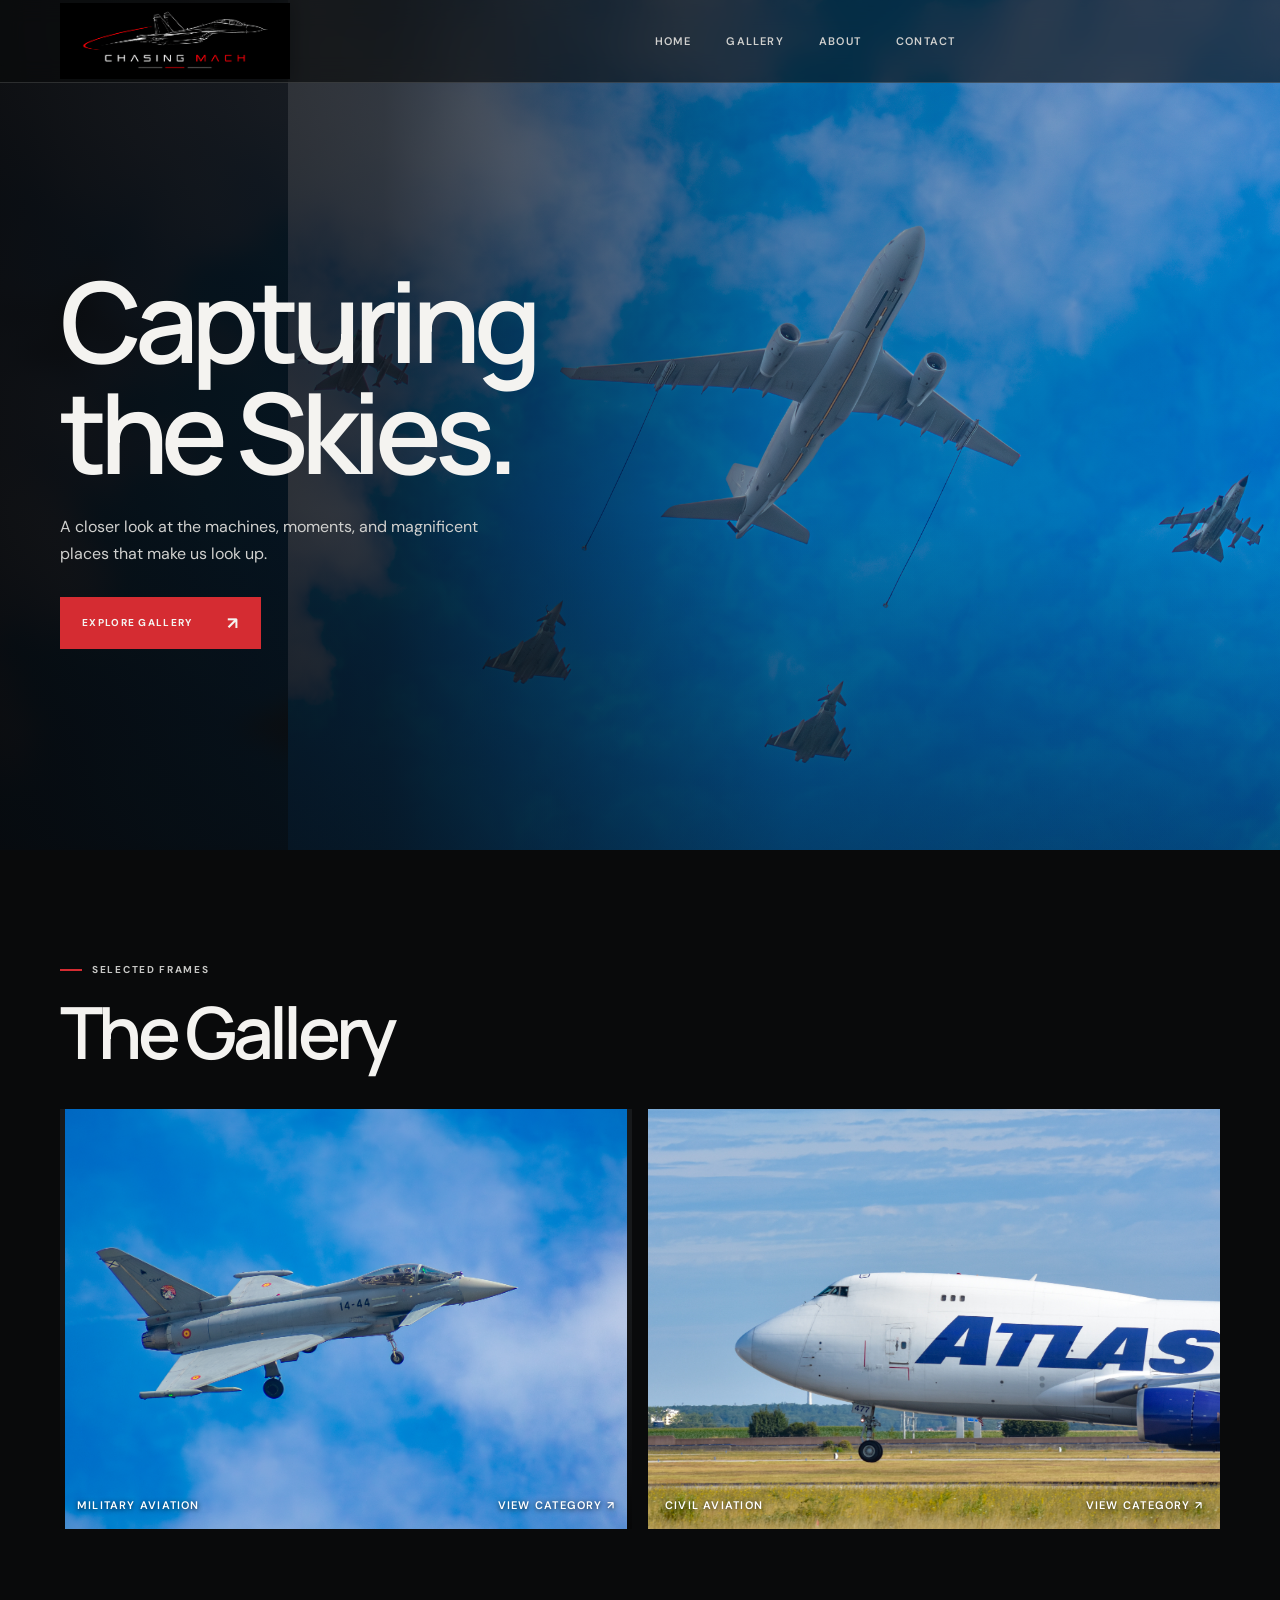
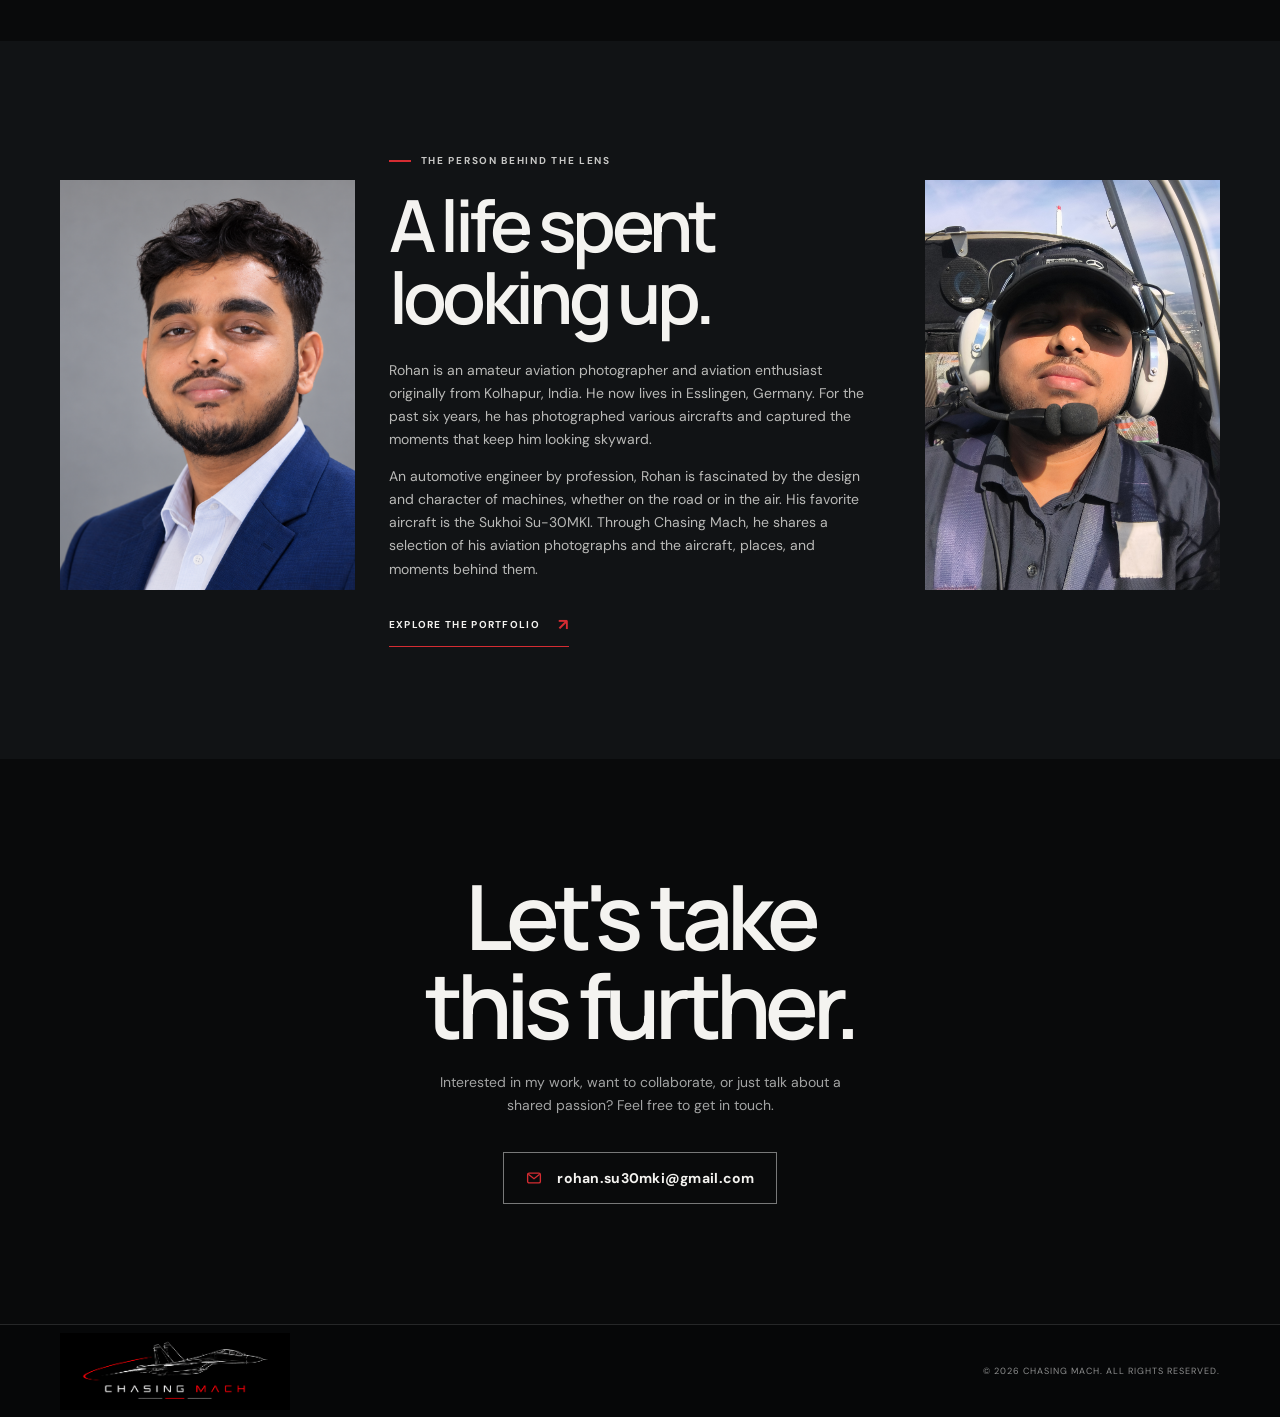
<file: index.html>
<!DOCTYPE html>
<html lang="en">
<head>
  <meta charset="UTF-8">
  <meta name="viewport" content="width=device-width, initial-scale=1.0">
  <meta name="description" content="Chasing Mach — aviation photography capturing the beauty and power of flight.">
  <title>Chasing Mach — Aviation Photography</title>
  <link rel="preconnect" href="https://fonts.googleapis.com">
  <link rel="preconnect" href="https://fonts.gstatic.com" crossorigin>
  <link href="https://fonts.googleapis.com/css2?family=DM+Sans:wght@400;500;600;700&family=Manrope:wght@400;500;600;700;800&display=swap" rel="stylesheet">
  <link rel="stylesheet" href="style.css">
  <script src="script.js" defer></script>
</head>
<body>
  <header class="site-header">
    <nav class="nav container" aria-label="Main navigation">
      <a class="brand" href="#top" aria-label="Chasing Mach home"><img class="brand-logo" src="images/chasing-mach-logo.png" alt="Chasing Mach with a Sukhoi Su-30 outline"></a>
      <button class="menu-toggle" type="button" aria-expanded="false" aria-controls="site-menu" aria-label="Open navigation menu"><span></span><span></span></button>
      <div class="nav-actions">
        <div class="nav-links" id="site-menu">
          <a href="#top">Home</a><a href="#gallery">Gallery</a><a href="#about">About</a><a href="#contact">Contact</a>
        </div>
      </div>
    </nav>
  </header>

  <main>
    <section class="hero" id="top" aria-labelledby="hero-title">
      <!-- Replace this background image URL with your own aircraft photo. -->
      <div class="hero-image hero-backdrop" aria-hidden="true"></div>
      <div class="hero-image hero-photo" role="img" aria-label="A refueling tanker flying with four fighter jets"></div>
      <div class="hero-shade"></div>
      <div class="hero-content container">
        <h1 id="hero-title">Capturing<br>the <em class="white-highlight">Skies.</em></h1>
        <p class="hero-copy">A closer look at the machines, moments, and magnificent places that make us look up.</p>
        <a class="button button-red" href="#gallery">EXPLORE GALLERY <span aria-hidden="true">↗</span></a>
      </div>
    </section>

    <section class="gallery section container" id="gallery" aria-labelledby="gallery-title">
      <div class="section-heading">
        <div><p class="eyebrow"><span></span> SELECTED FRAMES</p><h2 id="gallery-title">The <em class="white-highlight">Gallery</em></h2></div>
      </div>
      <div class="photo-grid">
        <!-- Replace these placeholder photo URLs with your own images when ready. -->
        <a class="category-card-link" href="military-aviation.html" aria-label="Open the Military Aviation portfolio">
          <figure class="photo-card category-card">
            <img src="images/military-aviation.jpg" alt="Military aircraft flying through the sky" loading="lazy">
            <figcaption><span>MILITARY AVIATION</span><span>VIEW CATEGORY ↗</span></figcaption>
          </figure>
        </a>
        <a class="category-card-link" href="civil-aviation.html" aria-label="Open the Civil Aviation portfolio">
          <figure class="photo-card category-card civil-card">
            <img src="images/Civil%20Aviation/DSC_1135%20(1).jpg" alt="Atlas Air Boeing 747 photographed in flight" loading="lazy">
            <figcaption><span>CIVIL AVIATION</span><span>VIEW CATEGORY ↗</span></figcaption>
          </figure>
        </a>
      </div>
    </section>

    <section class="about section" id="about" aria-labelledby="about-title">
      <div class="about-inner container">
        <figure class="about-photo about-photo-portrait">
          <img src="images/about/rohan-portrait.png" alt="Portrait of Rohan" loading="lazy">
        </figure>
        <div class="about-copy">
          <p class="eyebrow"><span></span> THE PERSON BEHIND THE LENS</p>
          <h2 id="about-title">A life spent<br>looking <em class="white-highlight">up.</em></h2>
          <p>Rohan is an amateur aviation photographer and aviation enthusiast originally from Kolhapur, India. He now lives in Esslingen, Germany. For the past six years, he has photographed various aircrafts and captured the moments that keep him looking skyward.</p>
          <p>An automotive engineer by profession, Rohan is fascinated by the design and character of machines, whether on the road or in the air. His favorite aircraft is the Sukhoi Su-30MKI. Through Chasing Mach, he shares a selection of his aviation photographs and the aircraft, places, and moments behind them.</p>
          <a class="text-link" href="#gallery">EXPLORE THE PORTFOLIO <span aria-hidden="true">↗</span></a>
        </div>
        <figure class="about-photo about-photo-flight">
          <img src="images/about/rohan-in-flight.jpg" alt="Rohan in an aircraft cockpit wearing a headset" loading="lazy">
        </figure>
      </div>
    </section>

    <section class="contact section container" id="contact" aria-labelledby="contact-title">
      <h2 id="contact-title">Let's take<br>this <em class="white-highlight">further.</em></h2>
      <p>Interested in my work, want to collaborate, or just talk about a shared passion? Feel free to get in touch.</p>
      <a class="button button-outline email-link" href="mailto:rohan.su30mki@gmail.com">
        <svg aria-hidden="true" viewBox="0 0 24 24" focusable="false"><rect x="3.5" y="5.5" width="17" height="13" rx="2"></rect><path d="m4.5 7 7.5 6 7.5-6"></path></svg>
        <span>rohan.su30mki@gmail.com</span>
      </a>
    </section>
  </main>

  <footer class="footer">
    <div class="footer-inner container"><a class="brand" href="#top" aria-label="Chasing Mach home"><img class="brand-logo" src="images/chasing-mach-logo.png" alt="Chasing Mach with a Sukhoi Su-30 outline"></a><p>© <span id="year">2026</span> CHASING MACH. ALL RIGHTS RESERVED.</p></div>
  </footer>
</body>
</html>
</file>
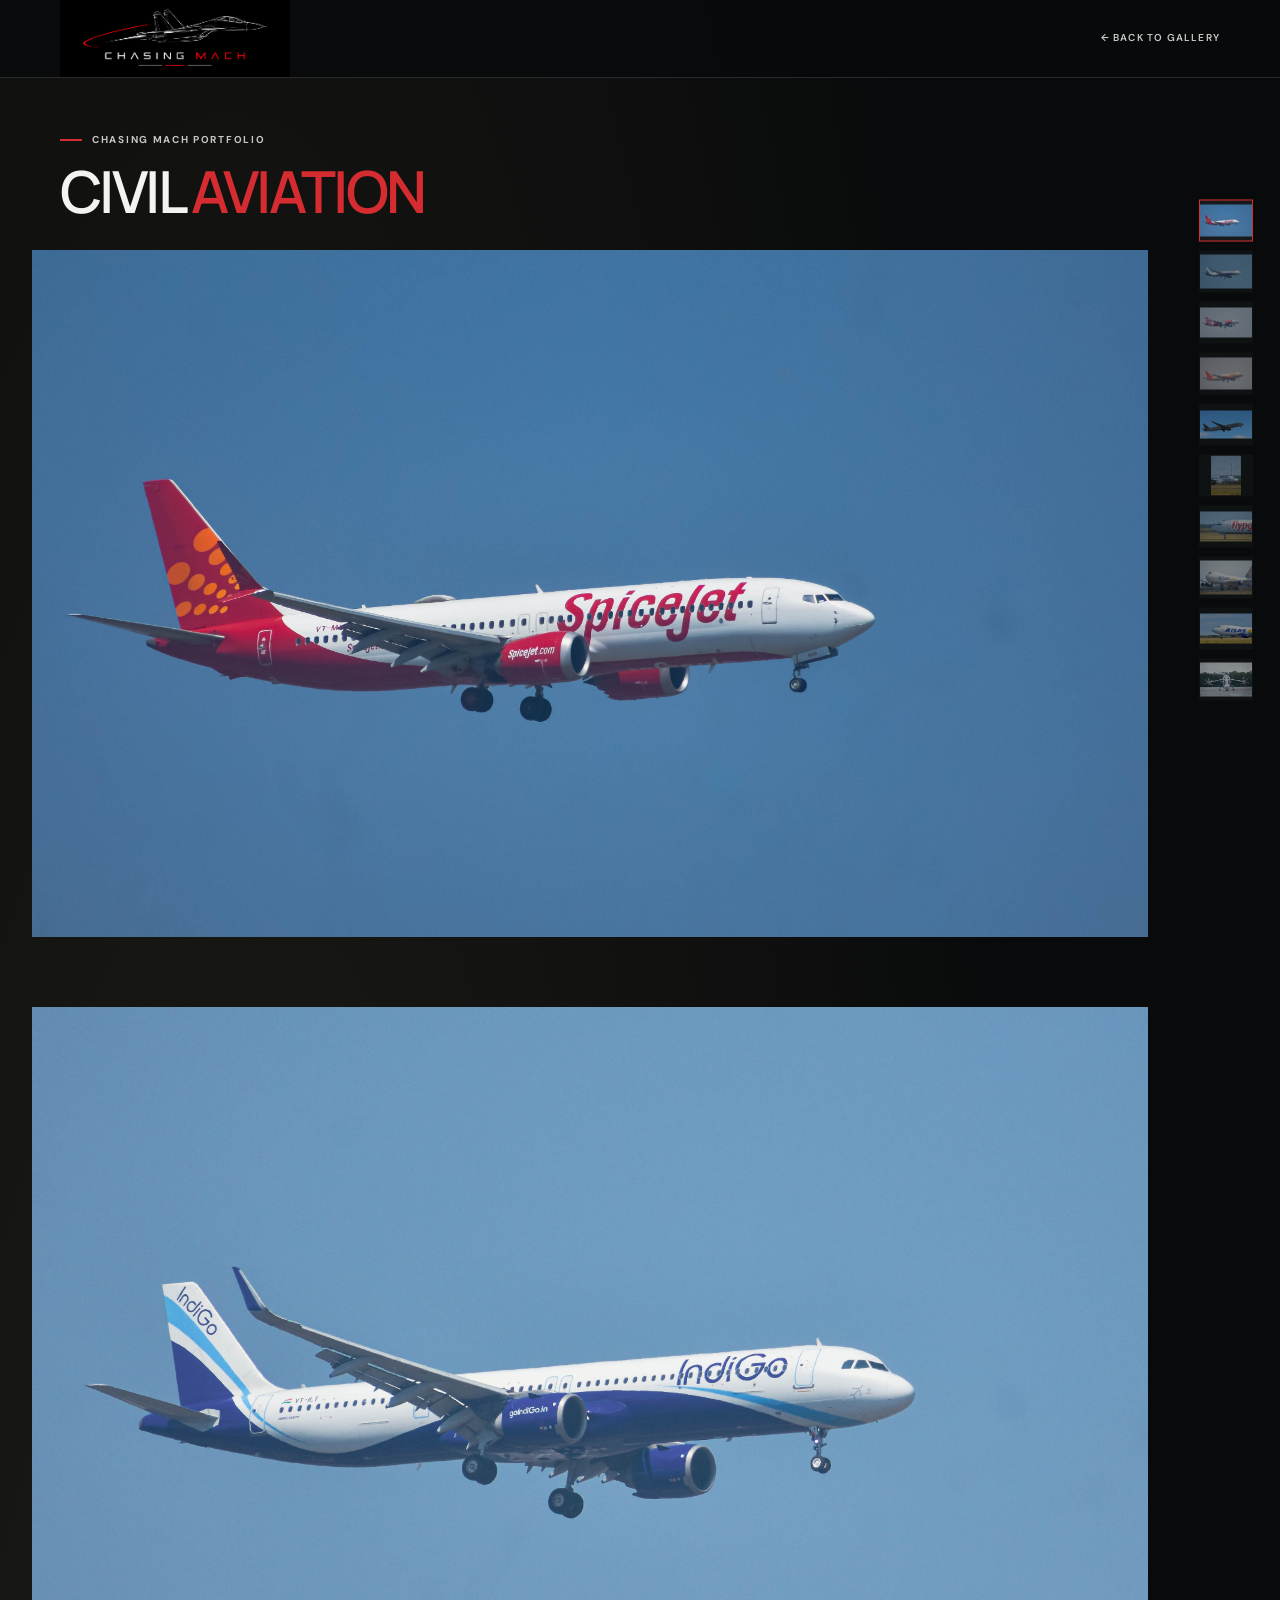
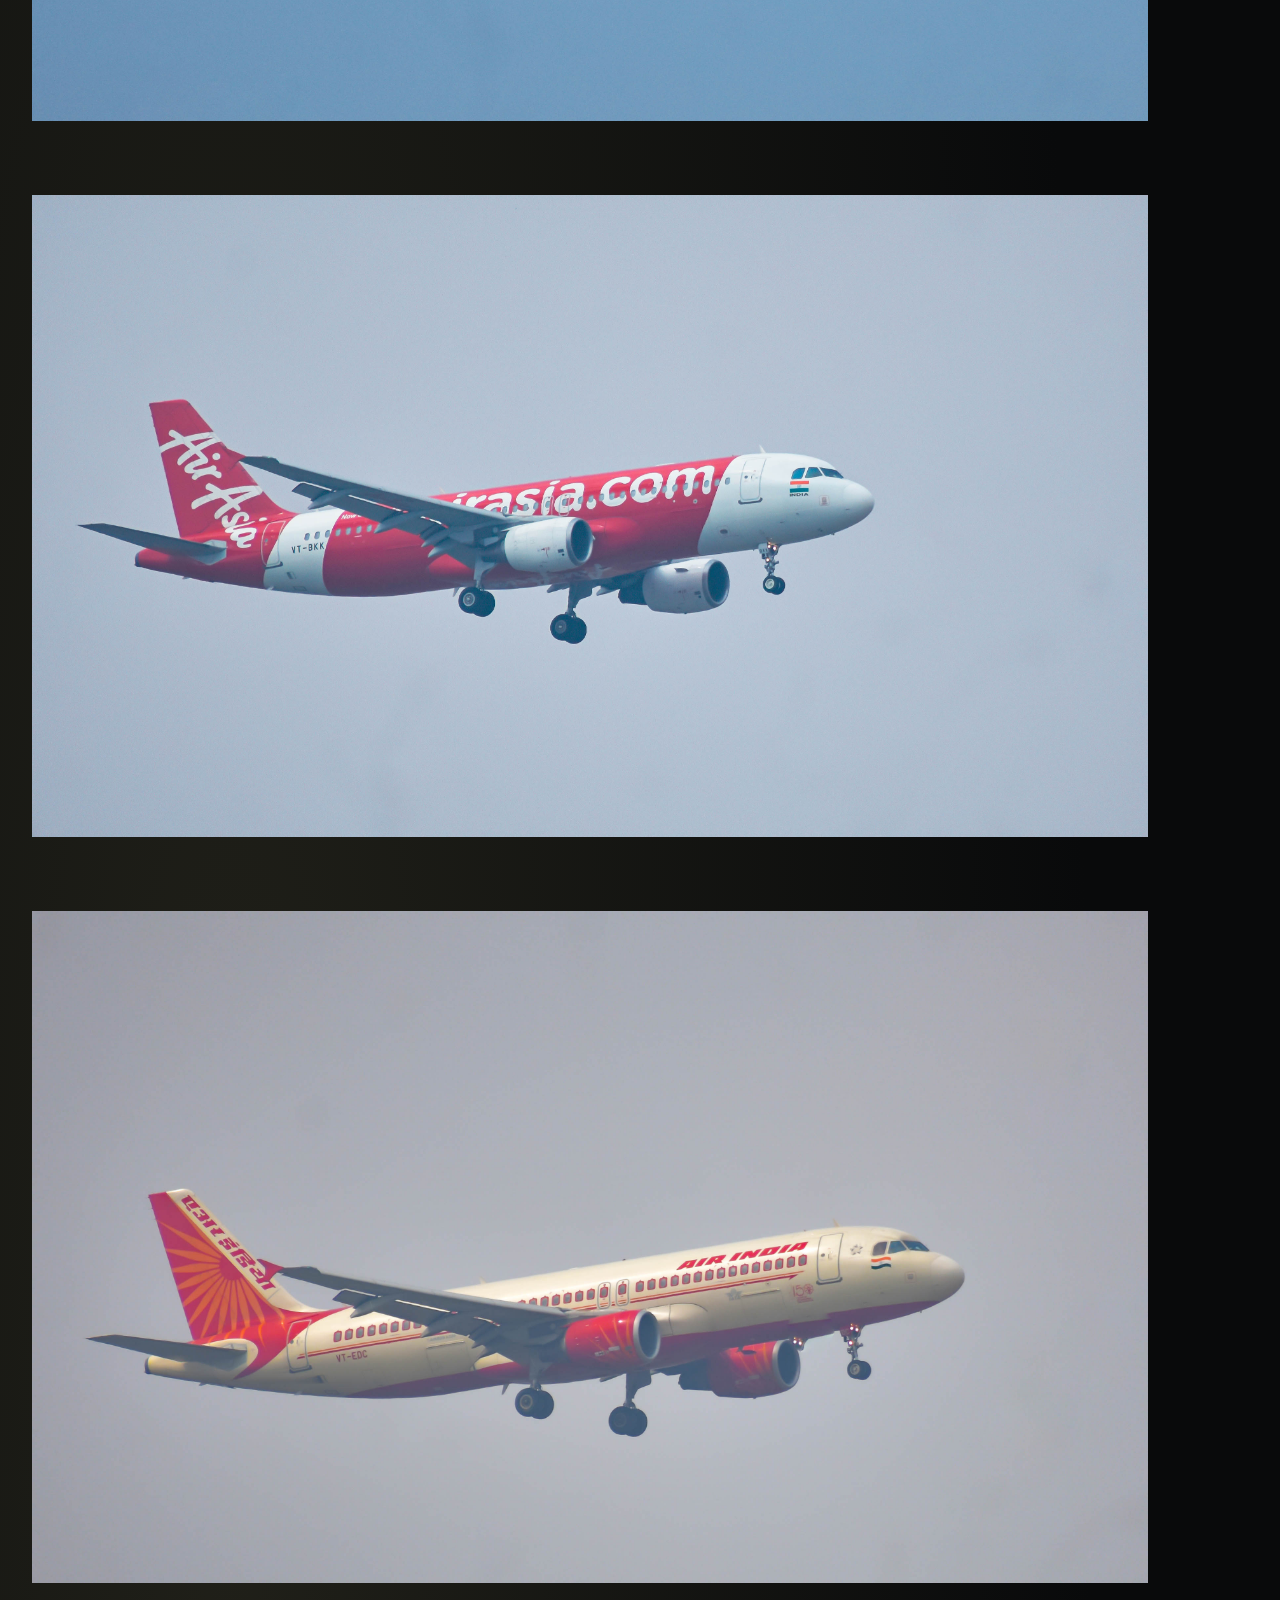
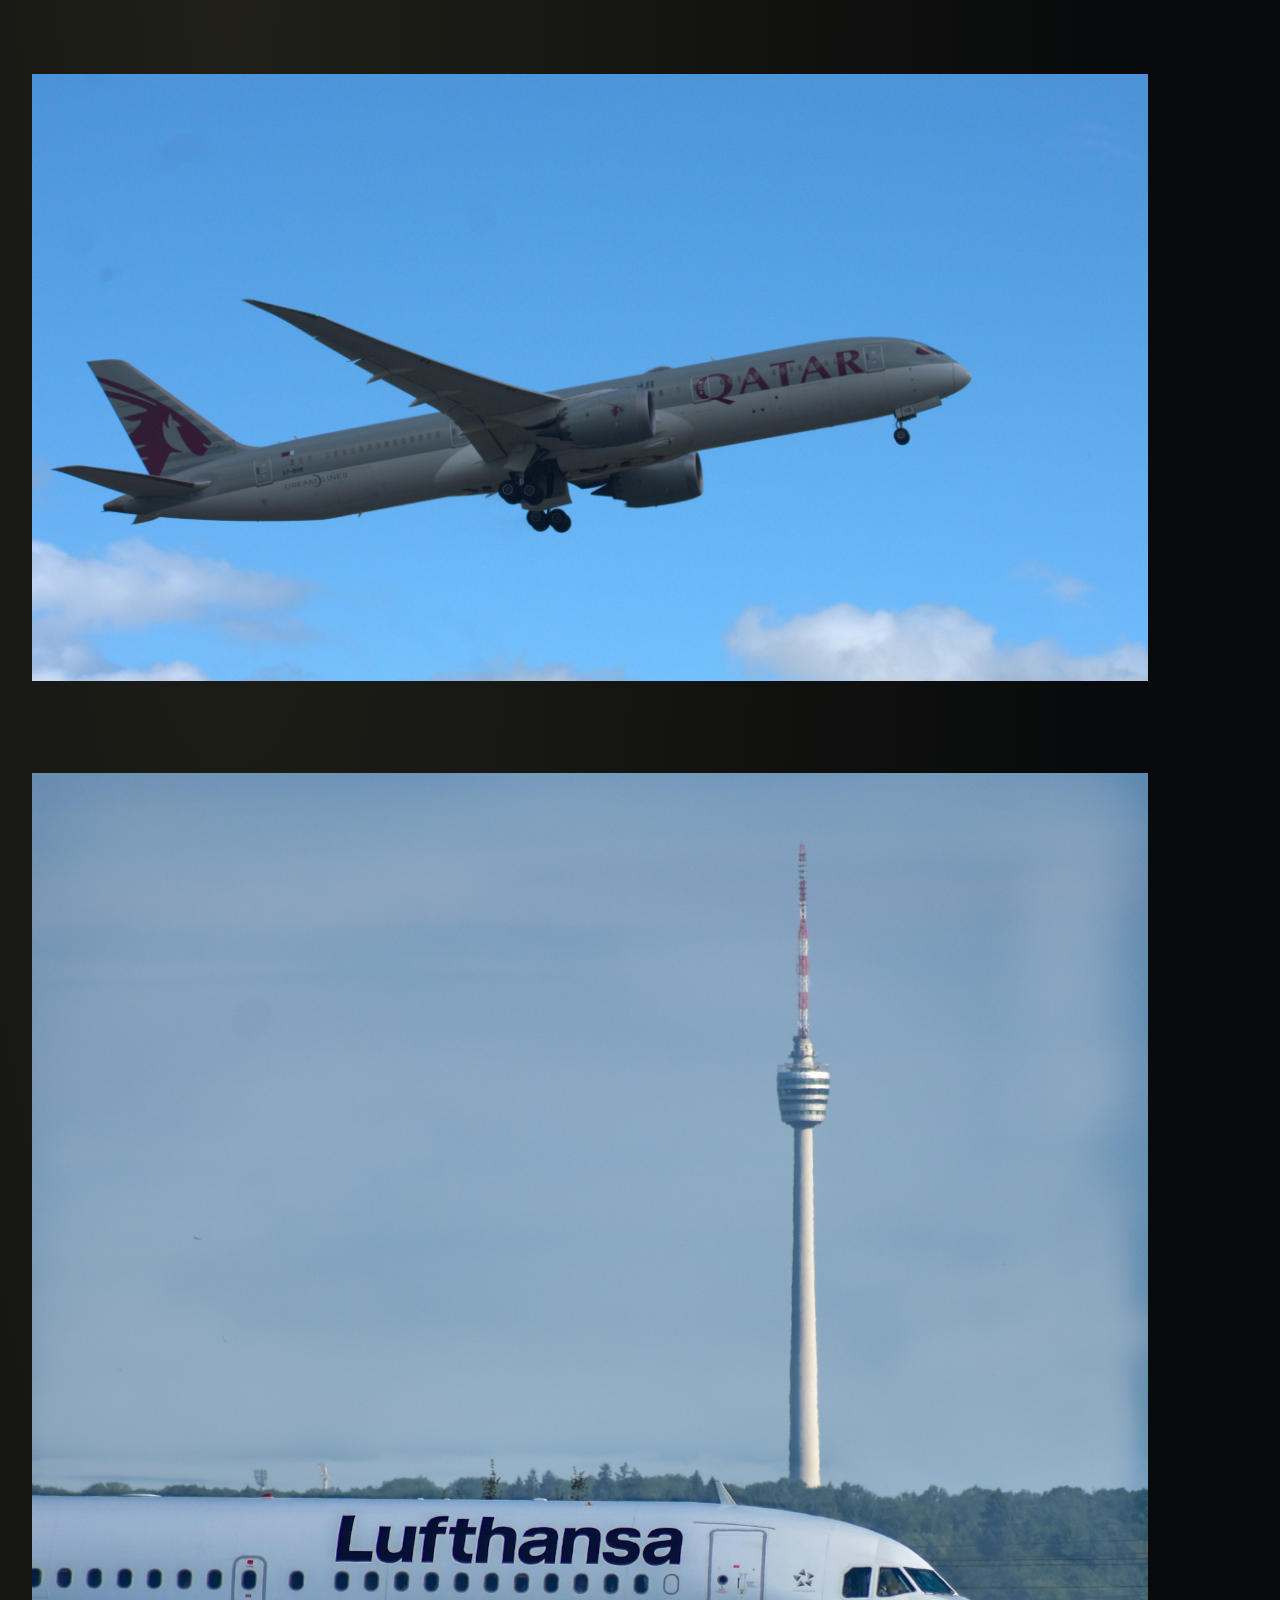
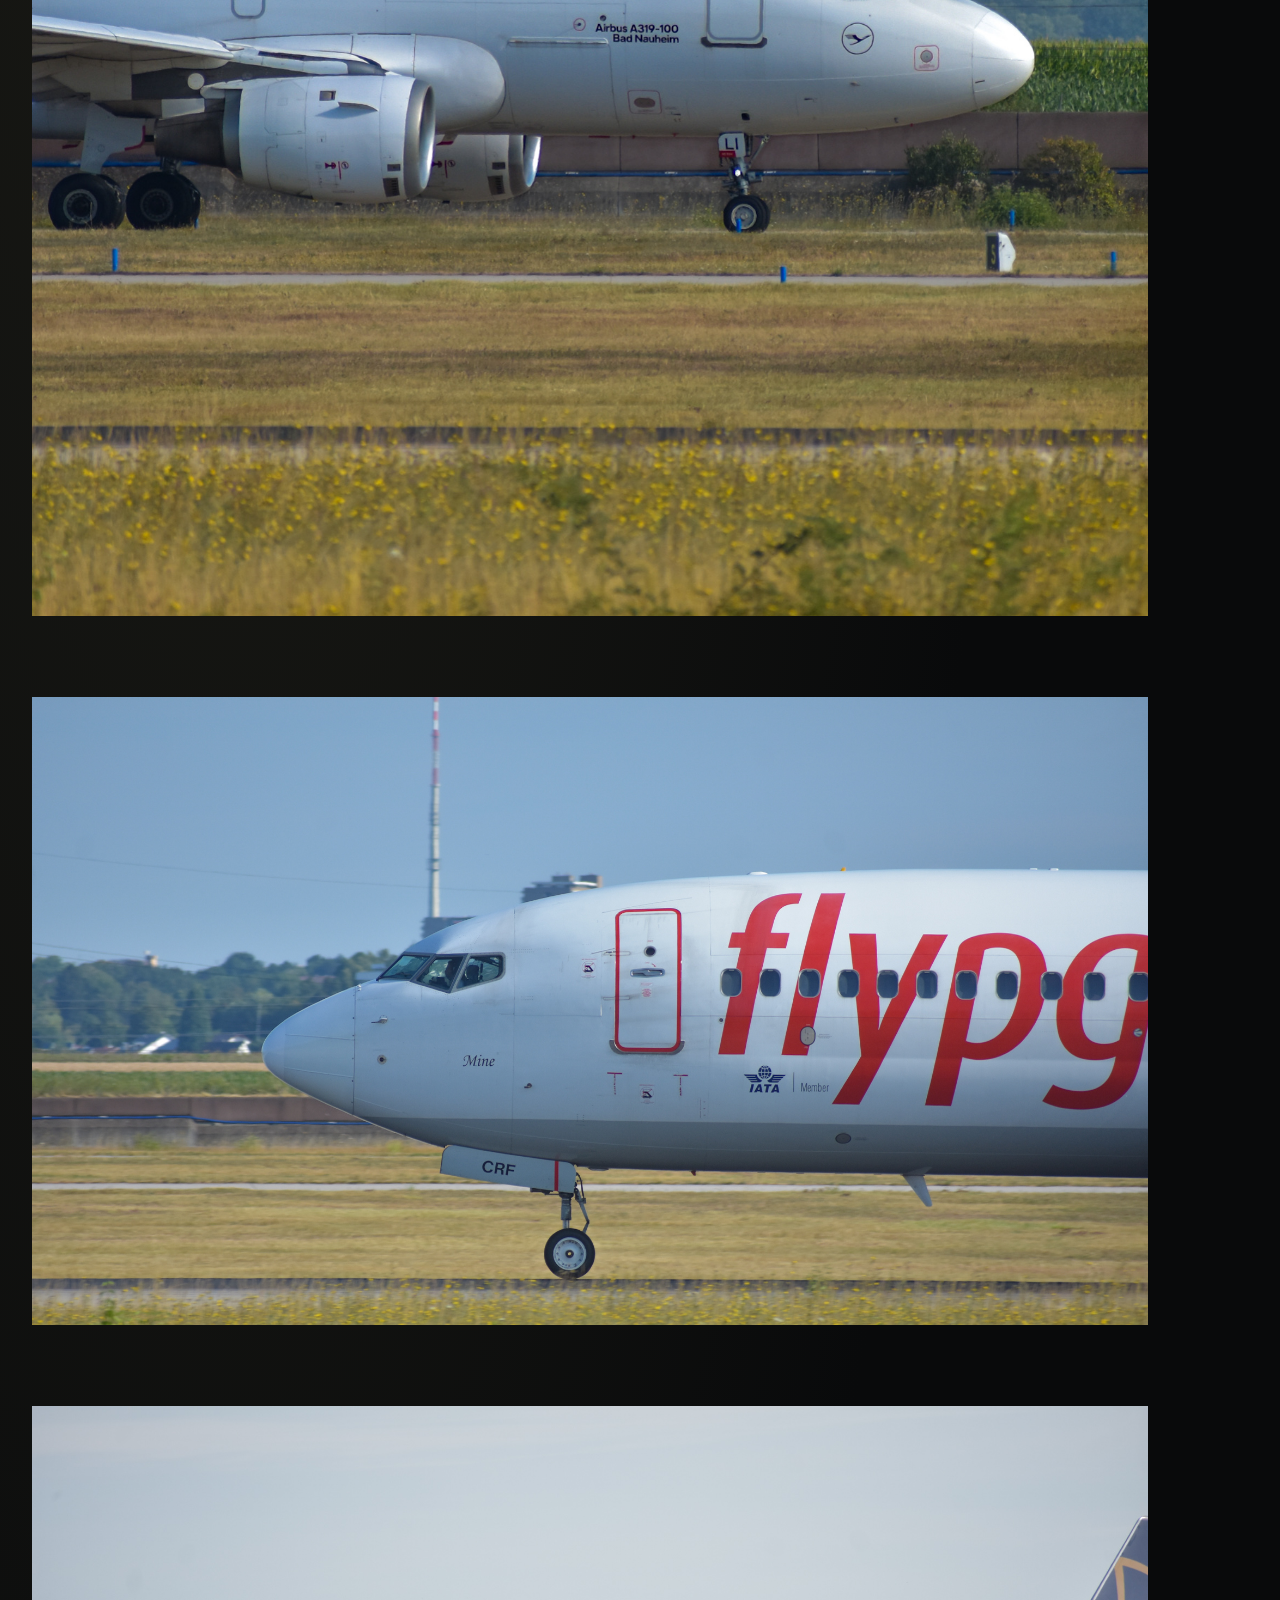
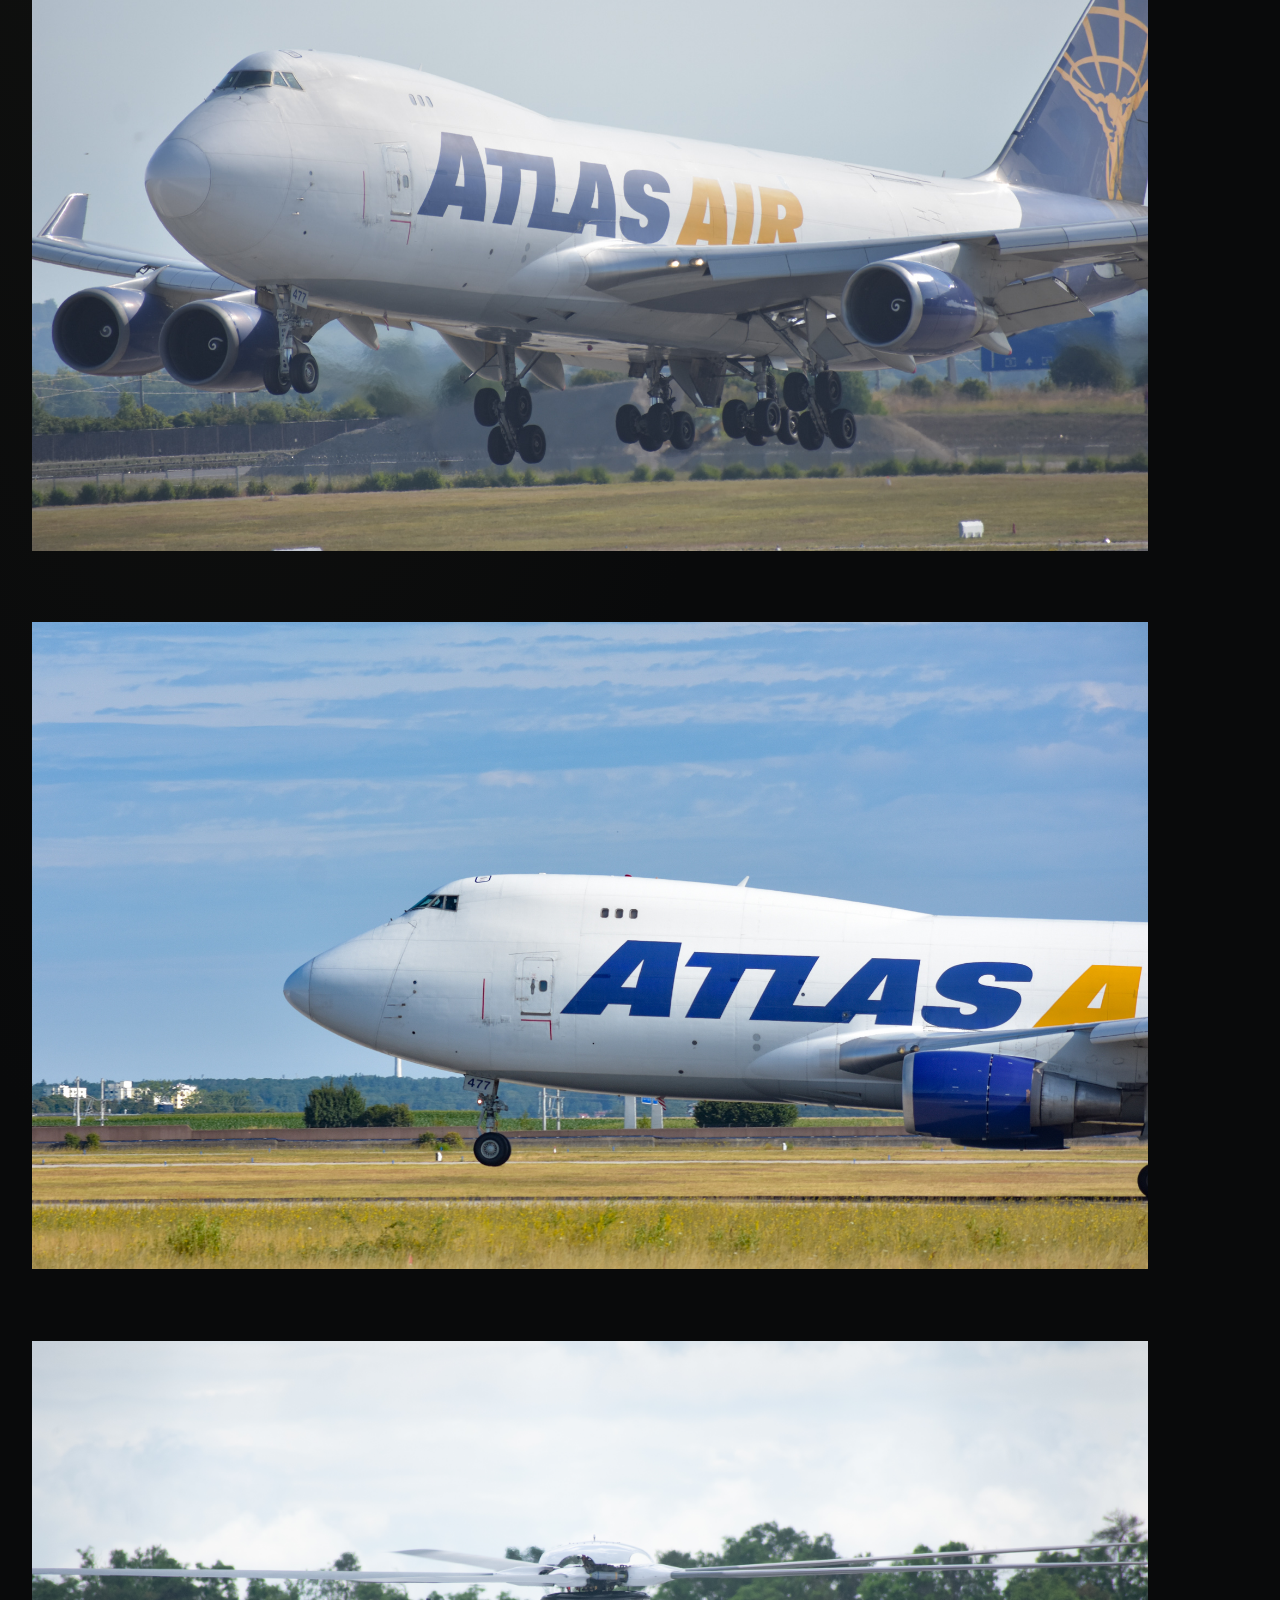
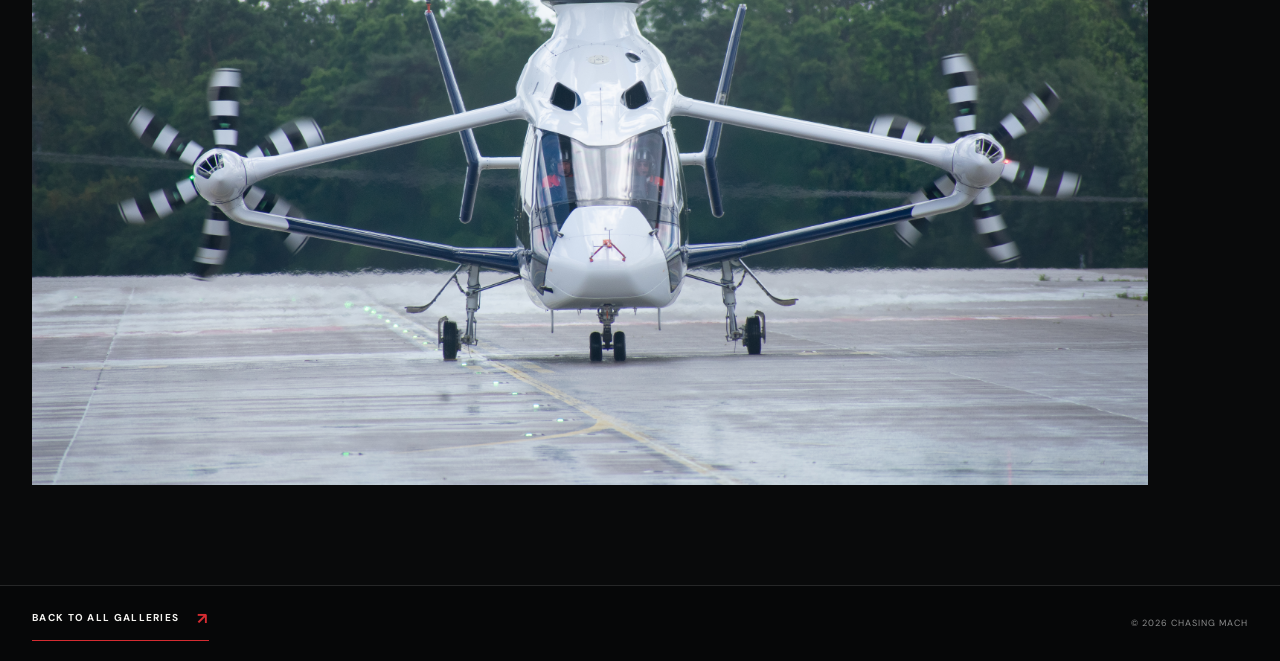
<file: civil-aviation.html>
<!DOCTYPE html>
<html lang="en">
<head>
  <meta charset="UTF-8">
  <meta name="viewport" content="width=device-width, initial-scale=1.0">
  <meta name="description" content="Civil aviation photographs by Rohan for Chasing Mach.">
  <title>Civil Aviation | Chasing Mach</title>
  <link rel="preconnect" href="https://fonts.googleapis.com">
  <link rel="preconnect" href="https://fonts.gstatic.com" crossorigin>
  <link href="https://fonts.googleapis.com/css2?family=DM+Sans:wght@400;500;600;700&family=Manrope:wght@400;500;600;700;800&display=swap" rel="stylesheet">
  <link rel="stylesheet" href="style.css">
  <script src="script.js" defer></script>
</head>
<body class="military-page civil-page" id="top">
  <header class="military-header">
    <nav class="military-nav container" aria-label="Main navigation">
      <a class="brand" href="index.html" aria-label="Chasing Mach home">
        <img class="brand-logo" src="images/chasing-mach-logo.png" alt="Chasing Mach with a Sukhoi Su-30 outline">
      </a>
      <a class="military-back" href="index.html#gallery">← BACK TO GALLERY</a>
    </nav>
  </header>

  <main class="military-main">
    <div class="military-heading container">
      <p class="eyebrow"><span></span> CHASING MACH PORTFOLIO</p>
      <h1>CIVIL <em>AVIATION</em></h1>
    </div>

    <div class="military-layout">
      <div class="military-stories">
        <article class="military-story" id="civil-photo-1" data-gallery-photo>
          <div class="military-image-frame"><img src="images/Civil%20Aviation/DSC_0251.jpg" alt="SpiceJet passenger aircraft in flight" fetchpriority="high"></div>
        </article>
        <article class="military-story" id="civil-photo-2" data-gallery-photo>
          <div class="military-image-frame"><img src="images/Civil%20Aviation/DSC_0285.jpg" alt="IndiGo passenger aircraft in flight" loading="lazy"></div>
        </article>
        <article class="military-story" id="civil-photo-3" data-gallery-photo>
          <div class="military-image-frame"><img src="images/Civil%20Aviation/DSC_0455.jpg" alt="AirAsia India passenger aircraft in flight" loading="lazy"></div>
        </article>
        <article class="military-story" id="civil-photo-4" data-gallery-photo>
          <div class="military-image-frame"><img src="images/Civil%20Aviation/DSC_0481.jpg" alt="Air India passenger aircraft in flight" loading="lazy"></div>
        </article>
        <article class="military-story" id="civil-photo-5" data-gallery-photo>
          <div class="military-image-frame"><img src="images/civil-aviation.png" alt="Qatar Airways Boeing 787 Dreamliner in flight" loading="lazy"></div>
        </article>
        <article class="military-story" id="civil-photo-6" data-gallery-photo>
          <div class="military-image-frame"><img src="images/Civil%20Aviation/DSC_1056.jpg" alt="Lufthansa passenger aircraft at the airport" loading="lazy"></div>
        </article>
        <article class="military-story" id="civil-photo-7" data-gallery-photo>
          <div class="military-image-frame"><img src="images/Civil%20Aviation/DSC_1100.jpg" alt="FlyPGS passenger aircraft at the airport" loading="lazy"></div>
        </article>
        <article class="military-story" id="civil-photo-8" data-gallery-photo>
          <div class="military-image-frame"><img src="images/Civil%20Aviation/DSC_1128.jpg" alt="Atlas Air Boeing 747 photographed in flight" loading="lazy"></div>
        </article>
        <article class="military-story" id="civil-photo-9" data-gallery-photo>
          <div class="military-image-frame"><img src="images/Civil%20Aviation/DSC_1135%20(1).jpg" alt="Atlas Air Boeing 747 photographed in flight" loading="lazy"></div>
        </article>
        <article class="military-story" id="civil-photo-10" data-gallery-photo>
          <div class="military-image-frame"><img src="images/Civil%20Aviation/DSC_1160.jpg" alt="White civil tiltrotor aircraft on the ground" loading="lazy"></div>
        </article>
      </div>

      <nav class="military-thumbnails" aria-label="Civil aviation photographs">
        <a class="military-thumbnail is-active" href="#civil-photo-1" aria-label="View civil aviation photo 1" aria-current="true"><img src="images/Civil%20Aviation/DSC_0251.jpg" alt="" loading="lazy"></a>
        <a class="military-thumbnail" href="#civil-photo-2" aria-label="View civil aviation photo 2"><img src="images/Civil%20Aviation/DSC_0285.jpg" alt="" loading="lazy"></a>
        <a class="military-thumbnail" href="#civil-photo-3" aria-label="View civil aviation photo 3"><img src="images/Civil%20Aviation/DSC_0455.jpg" alt="" loading="lazy"></a>
        <a class="military-thumbnail" href="#civil-photo-4" aria-label="View civil aviation photo 4"><img src="images/Civil%20Aviation/DSC_0481.jpg" alt="" loading="lazy"></a>
        <a class="military-thumbnail" href="#civil-photo-5" aria-label="View civil aviation photo 5"><img src="images/civil-aviation.png" alt="" loading="lazy"></a>
        <a class="military-thumbnail" href="#civil-photo-6" aria-label="View civil aviation photo 6"><img src="images/Civil%20Aviation/DSC_1056.jpg" alt="" loading="lazy"></a>
        <a class="military-thumbnail" href="#civil-photo-7" aria-label="View civil aviation photo 7"><img src="images/Civil%20Aviation/DSC_1100.jpg" alt="" loading="lazy"></a>
        <a class="military-thumbnail" href="#civil-photo-8" aria-label="View civil aviation photo 8"><img src="images/Civil%20Aviation/DSC_1128.jpg" alt="" loading="lazy"></a>
        <a class="military-thumbnail" href="#civil-photo-9" aria-label="View civil aviation photo 9"><img src="images/Civil%20Aviation/DSC_1135%20(1).jpg" alt="" loading="lazy"></a>
        <a class="military-thumbnail" href="#civil-photo-10" aria-label="View civil aviation photo 10"><img src="images/Civil%20Aviation/DSC_1160.jpg" alt="" loading="lazy"></a>
      </nav>
    </div>
  </main>

  <footer class="military-footer">
    <a class="text-link" href="index.html#gallery">BACK TO ALL GALLERIES <span aria-hidden="true">↗</span></a>
    <p>© <span id="year">2026</span> CHASING MACH</p>
  </footer>
</body>
</html>
</file>
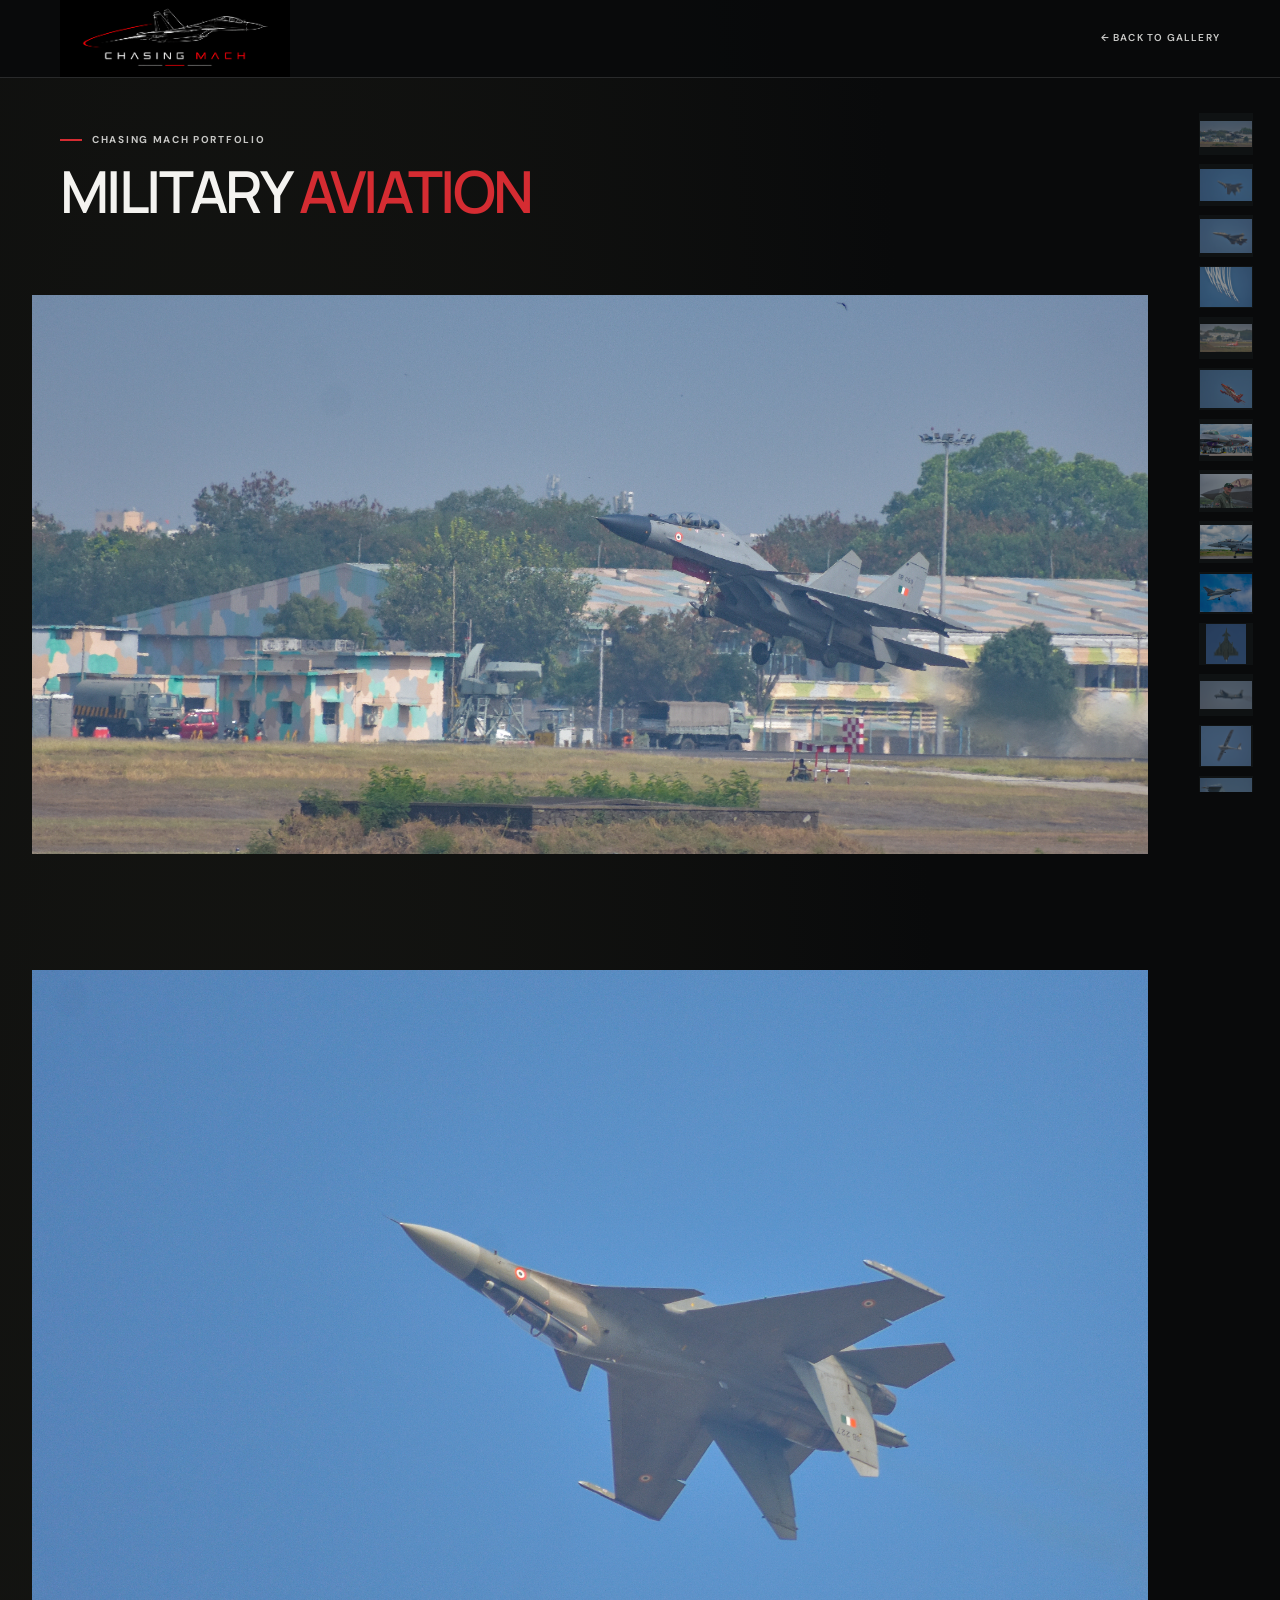
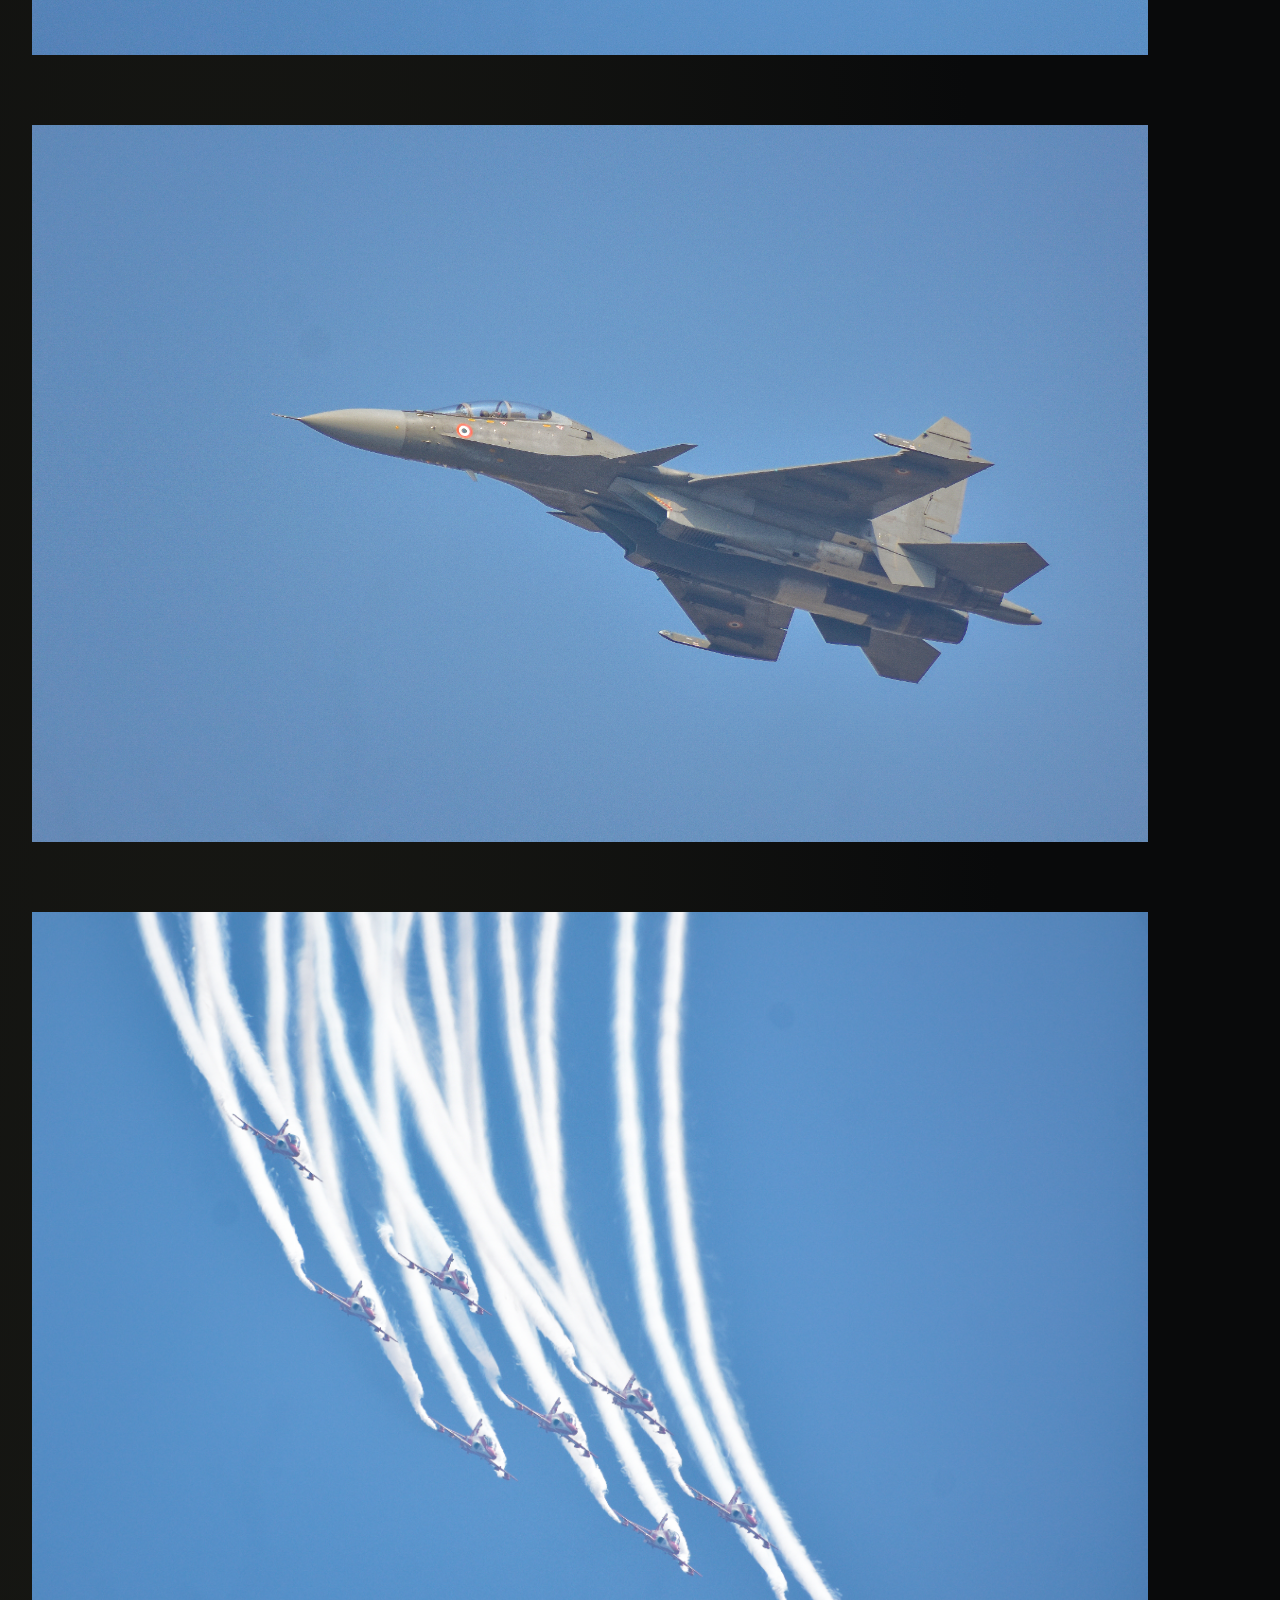
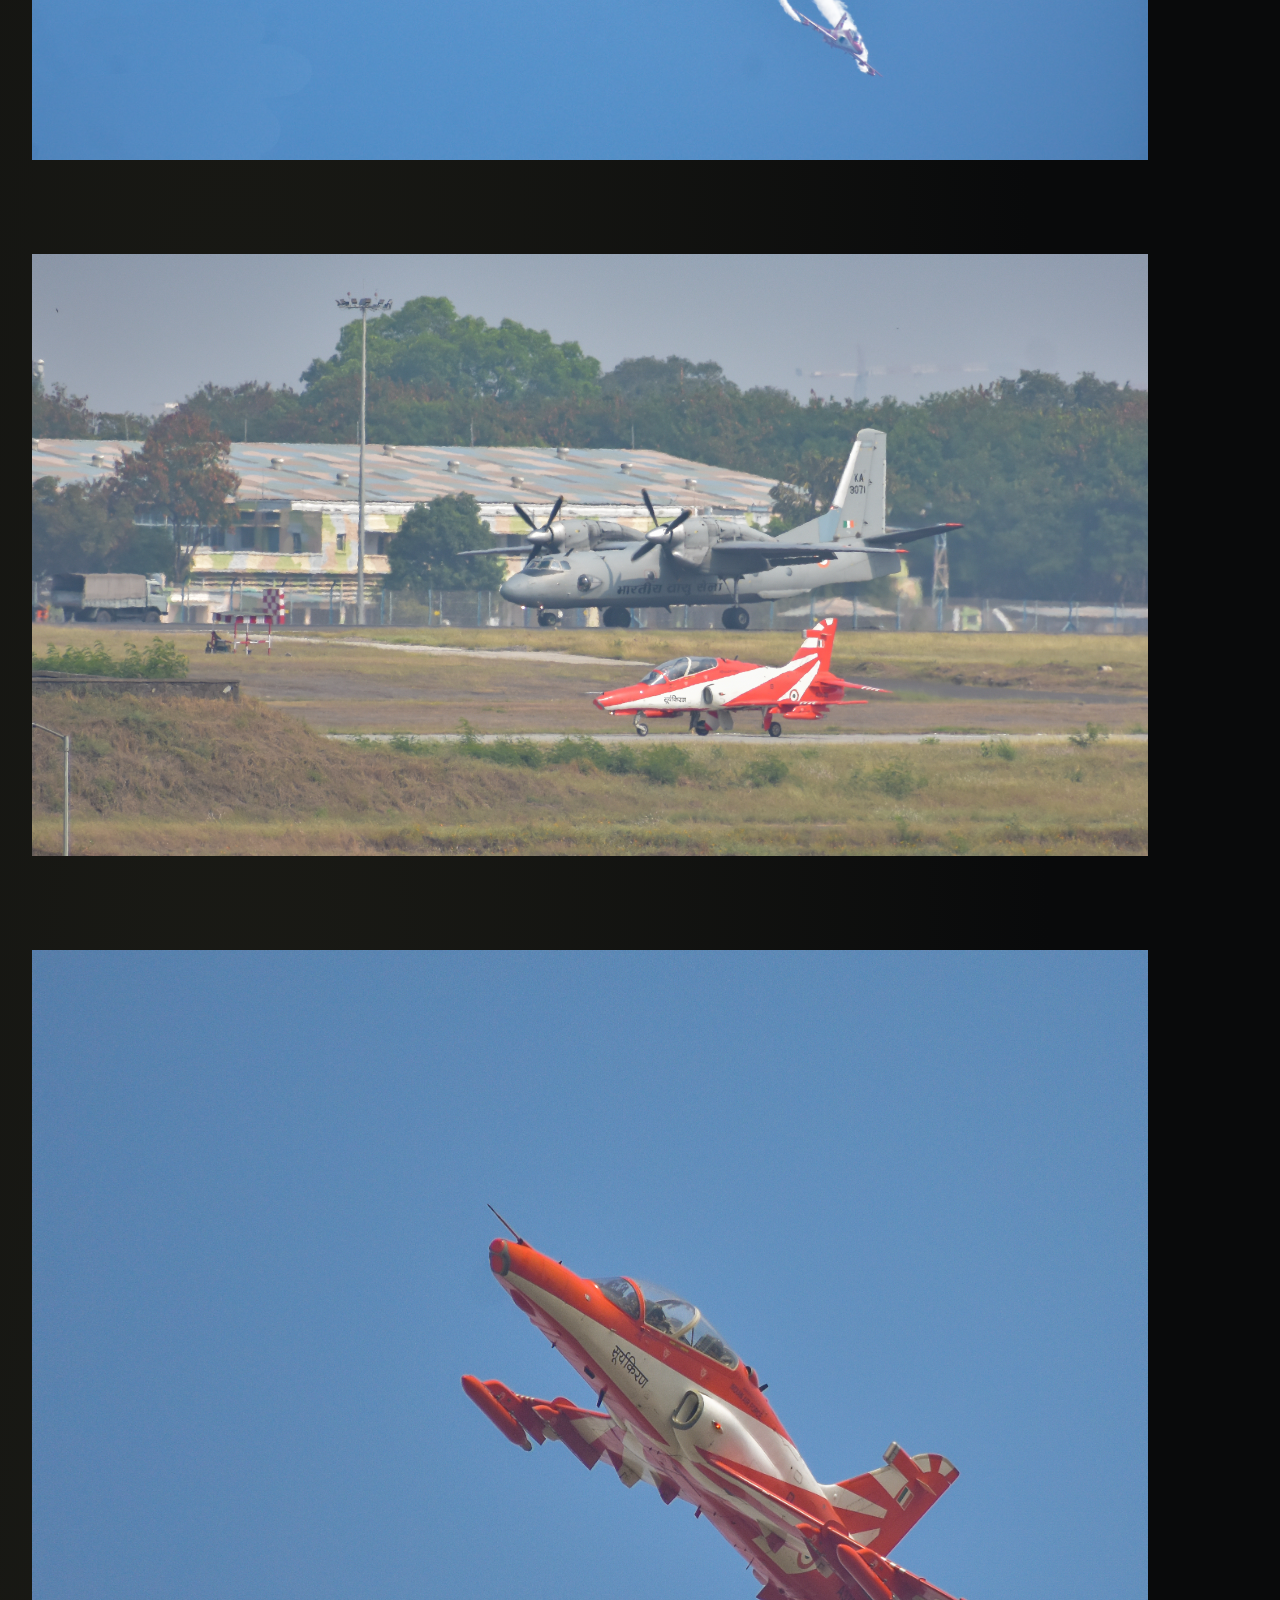
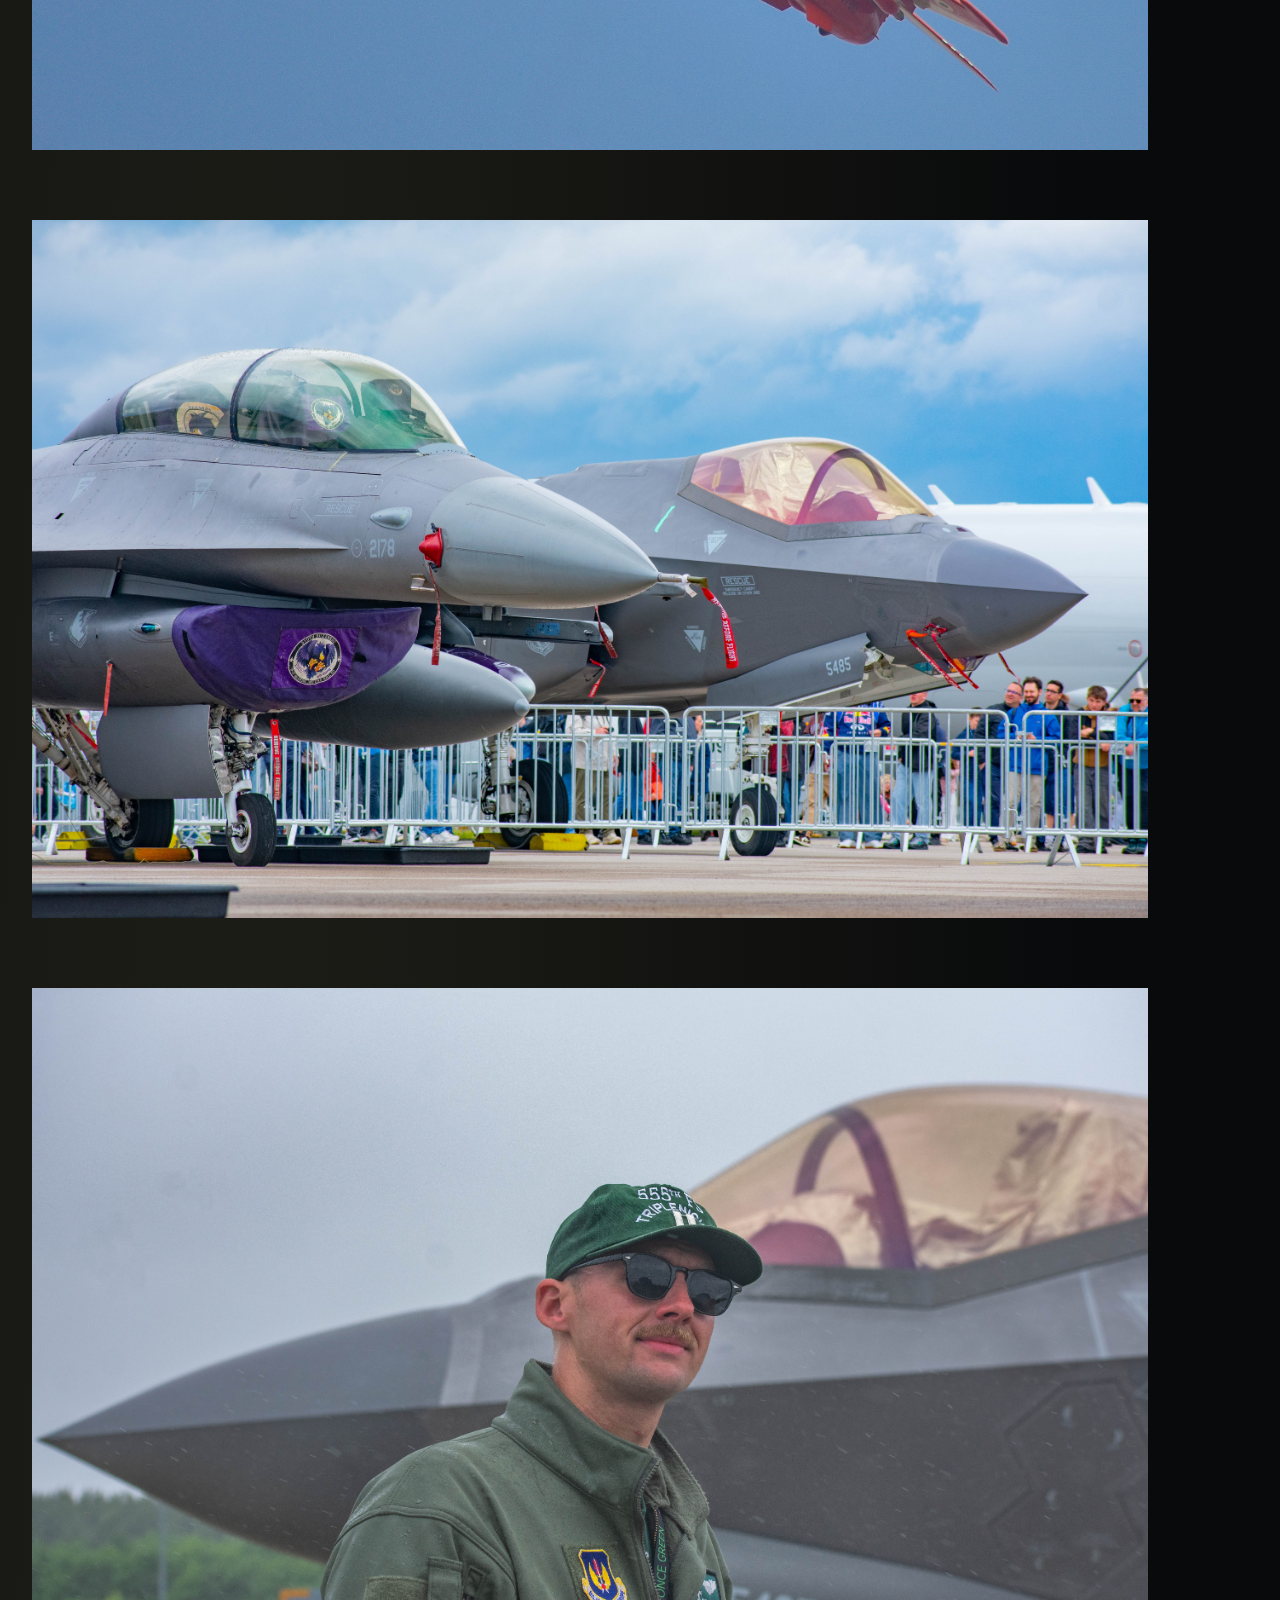
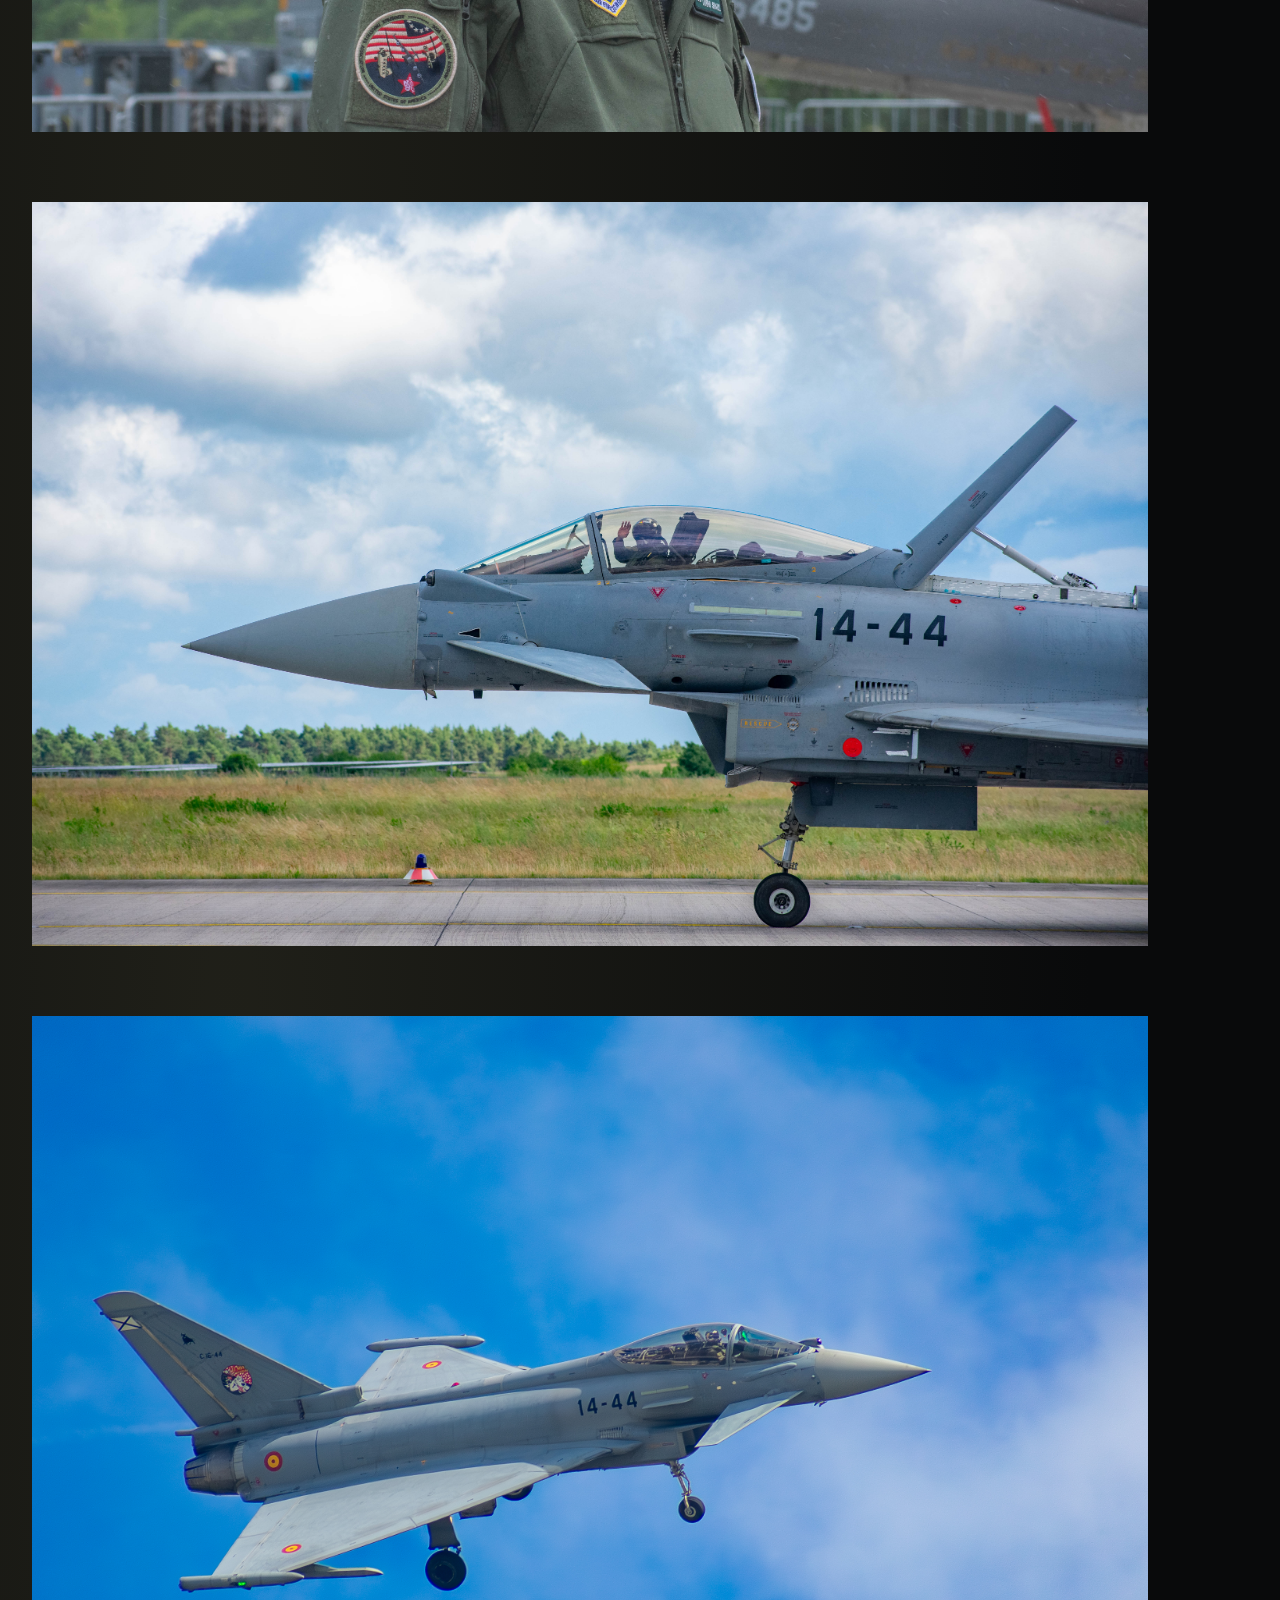
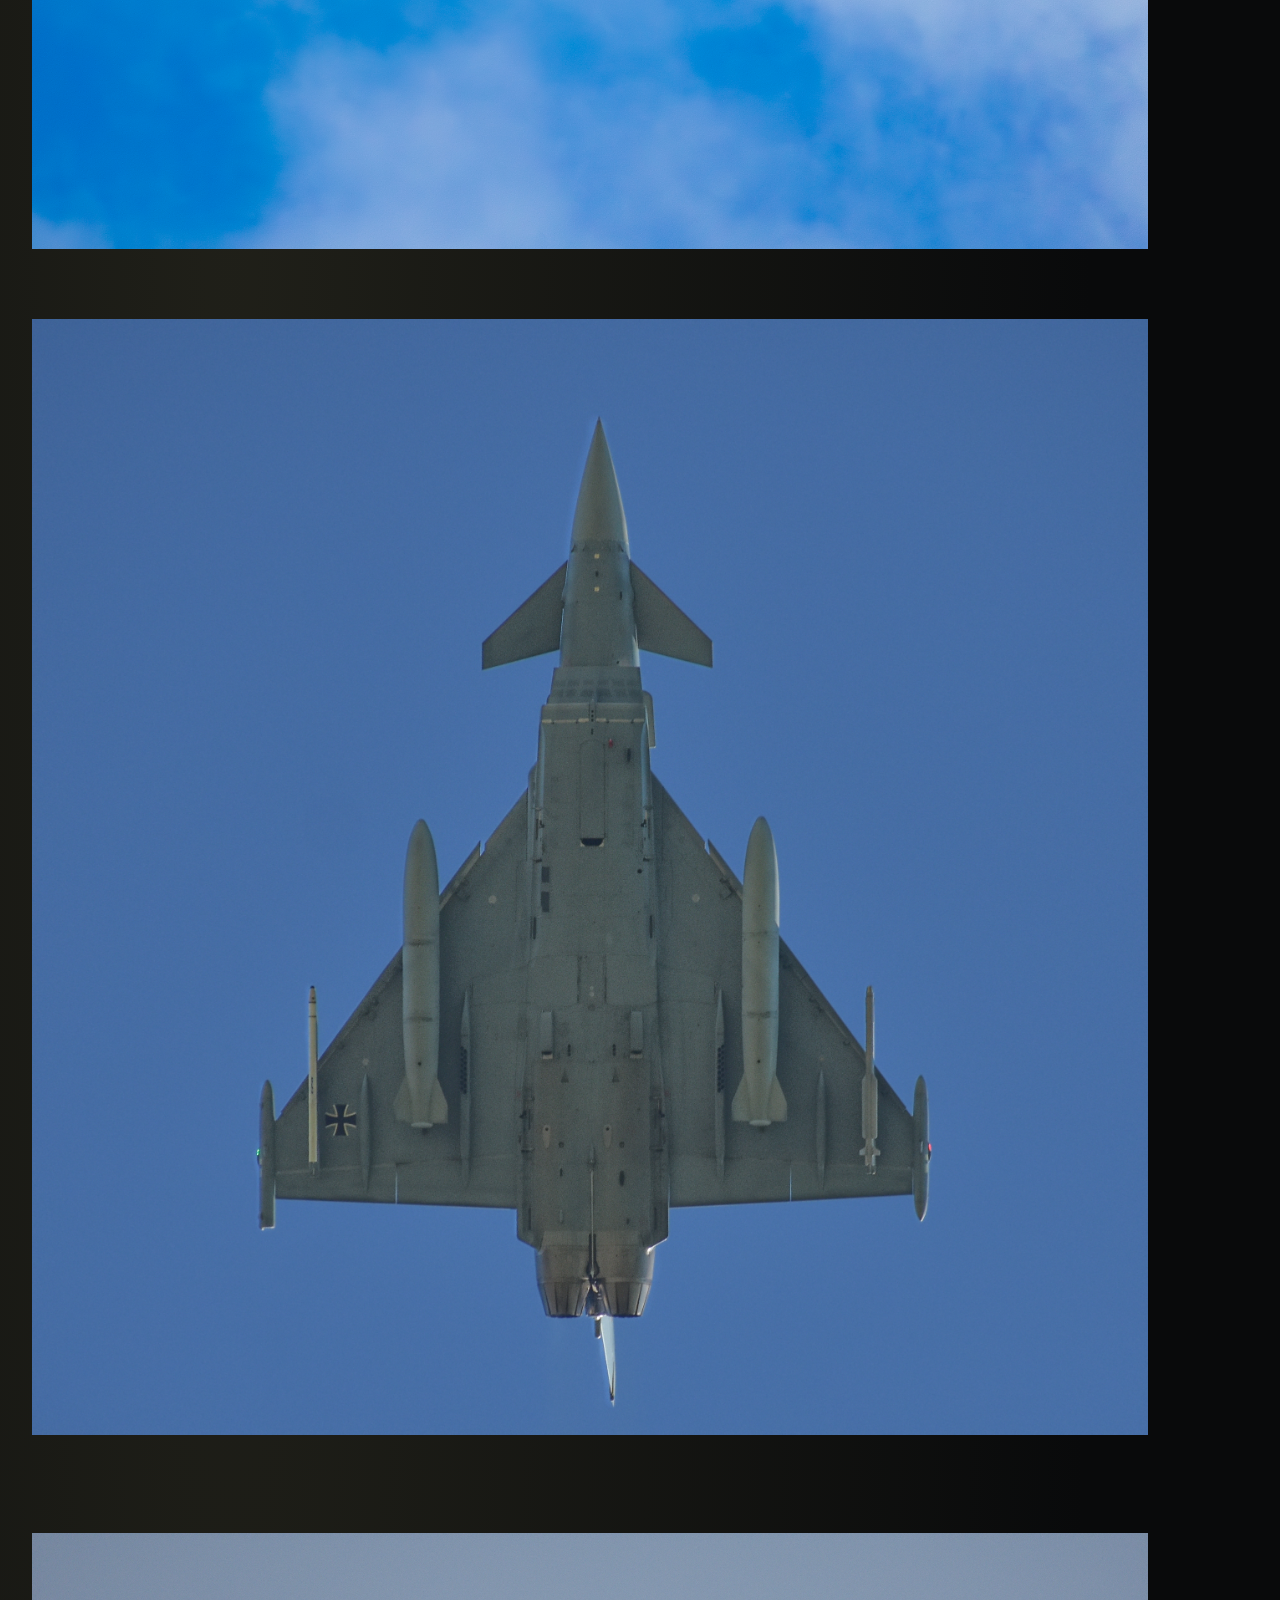
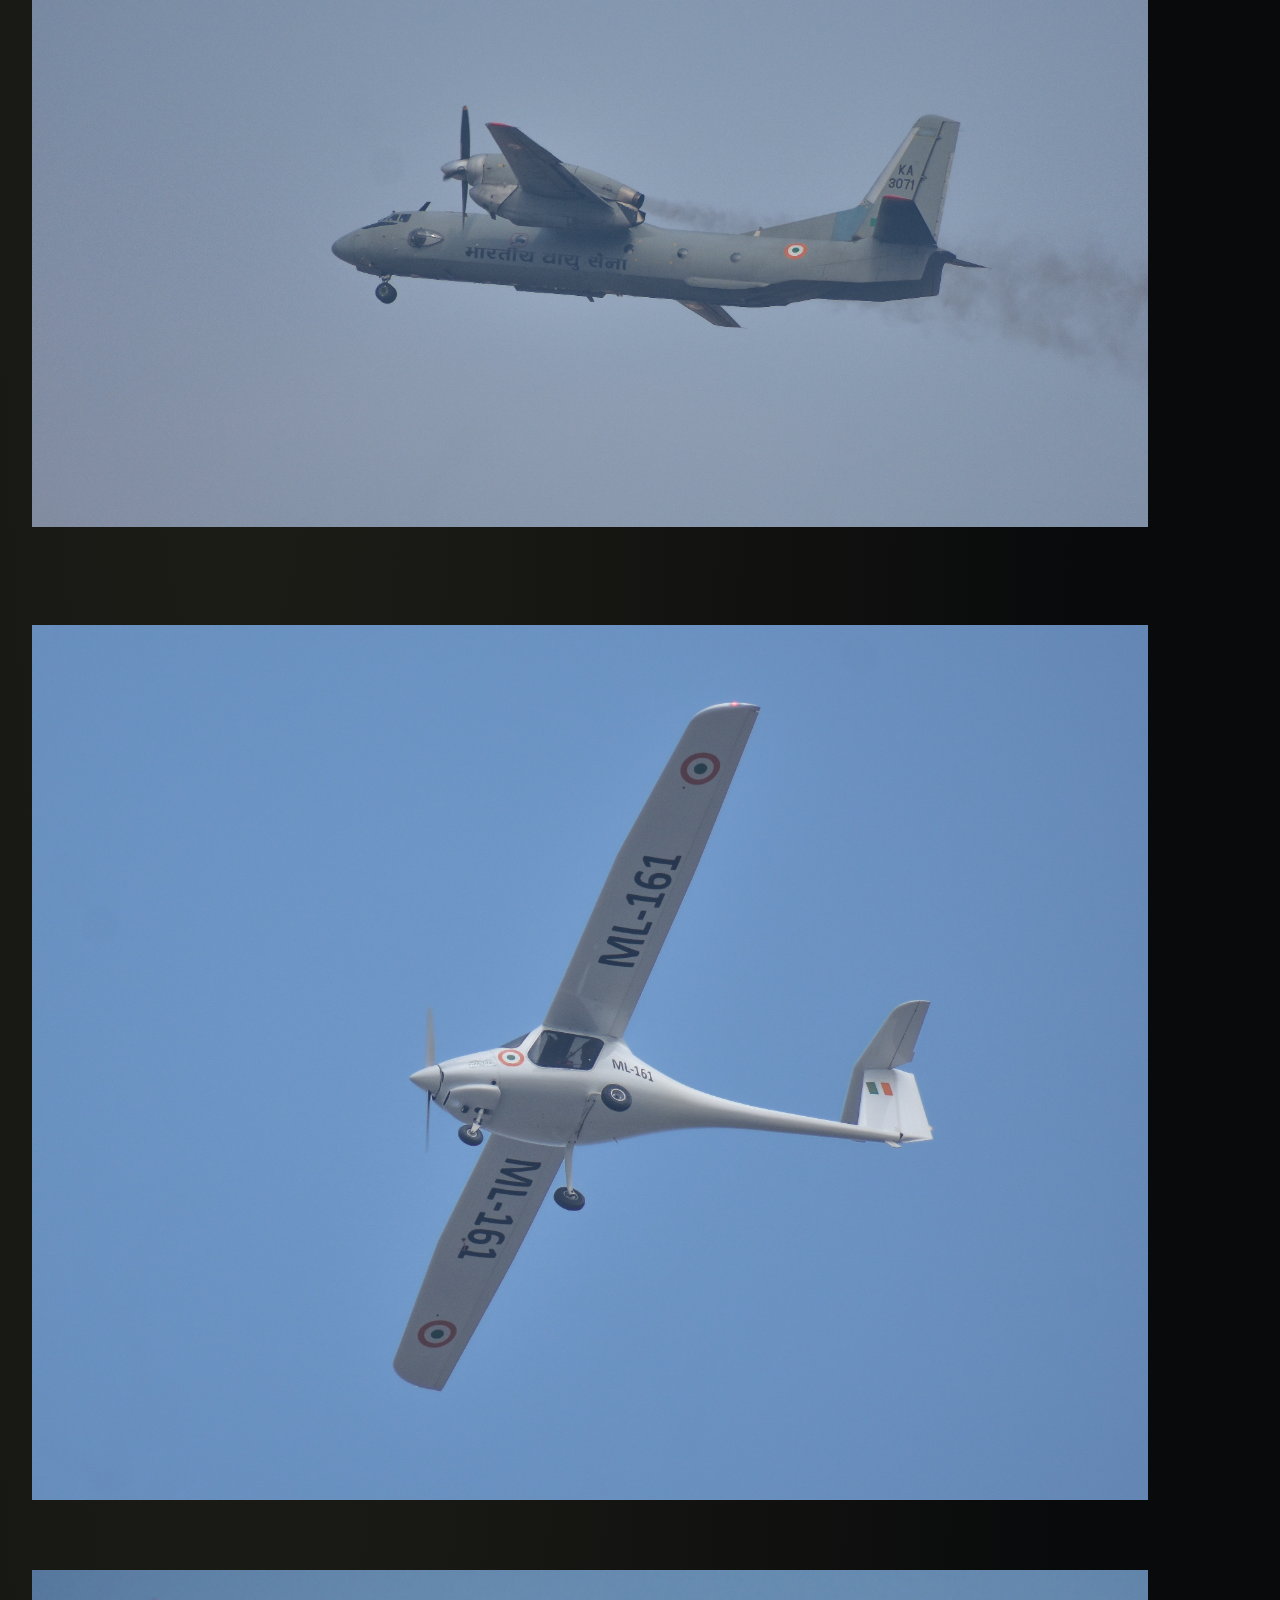
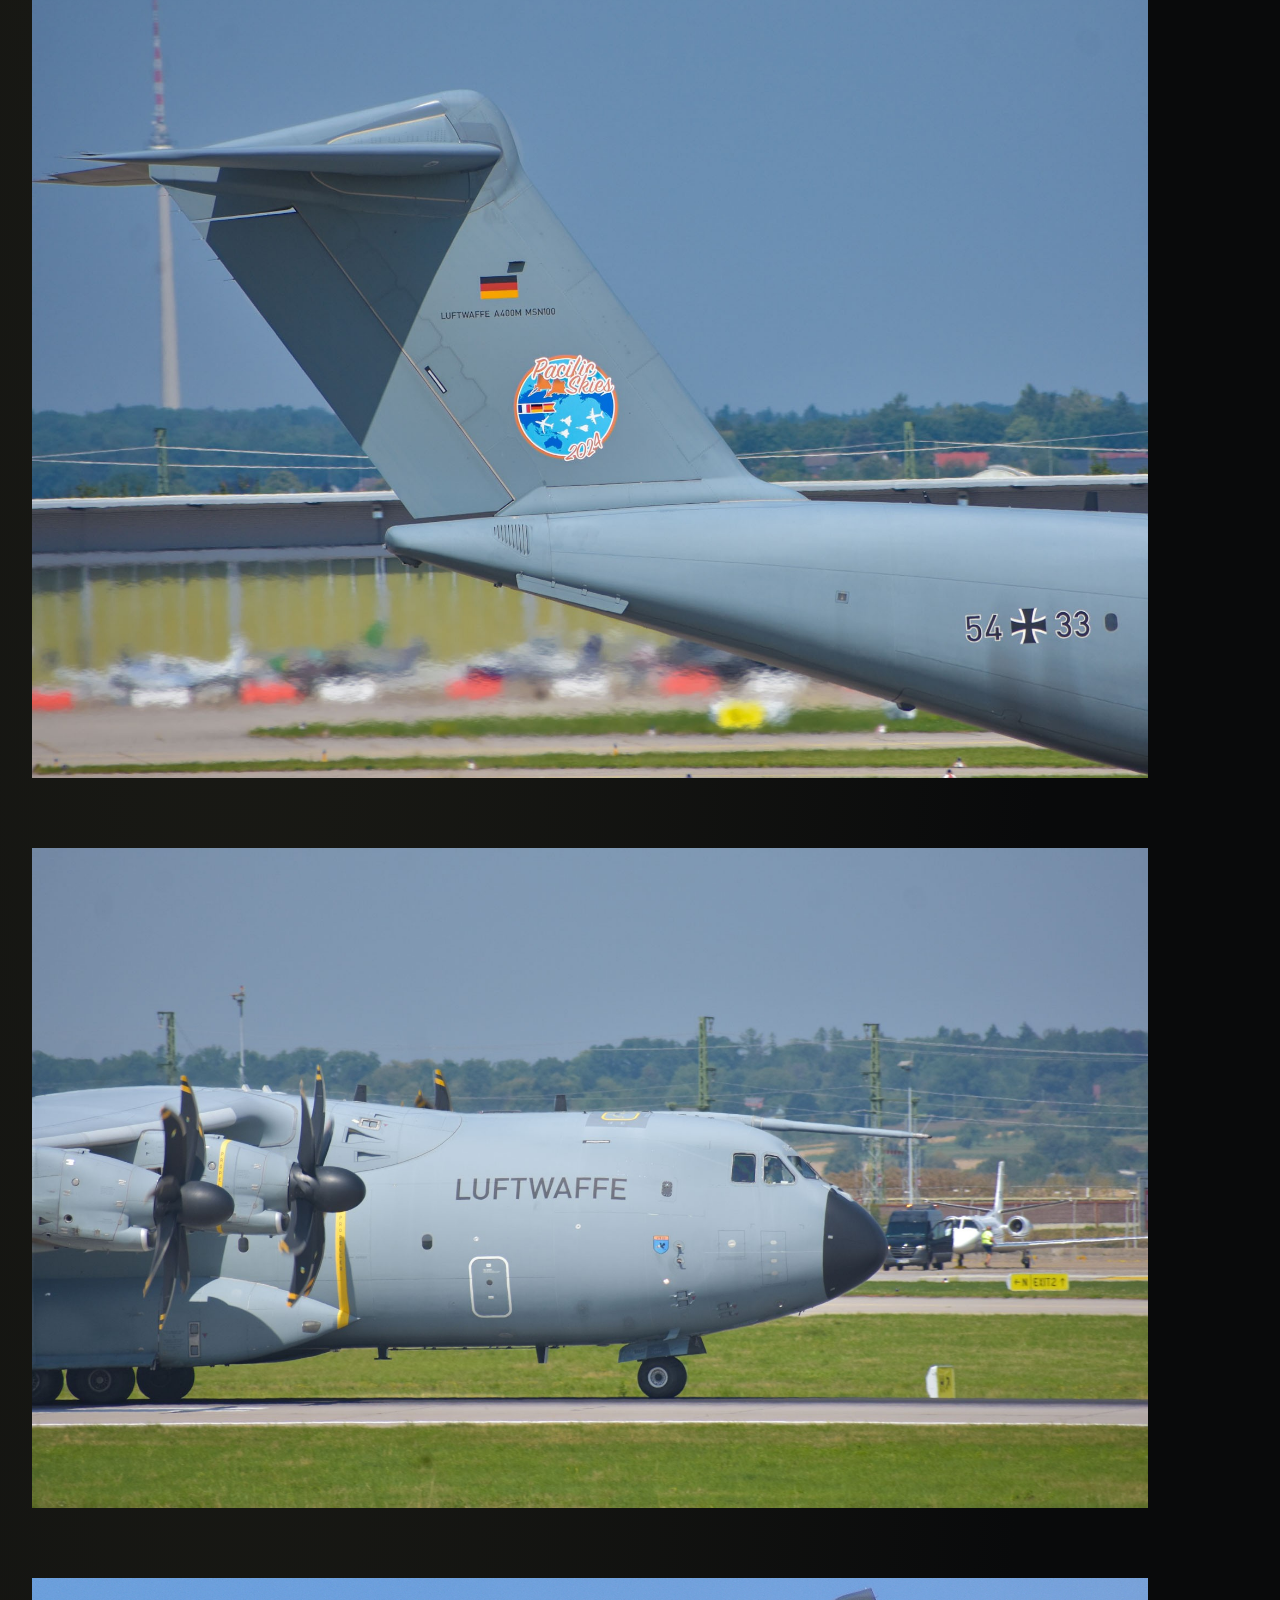
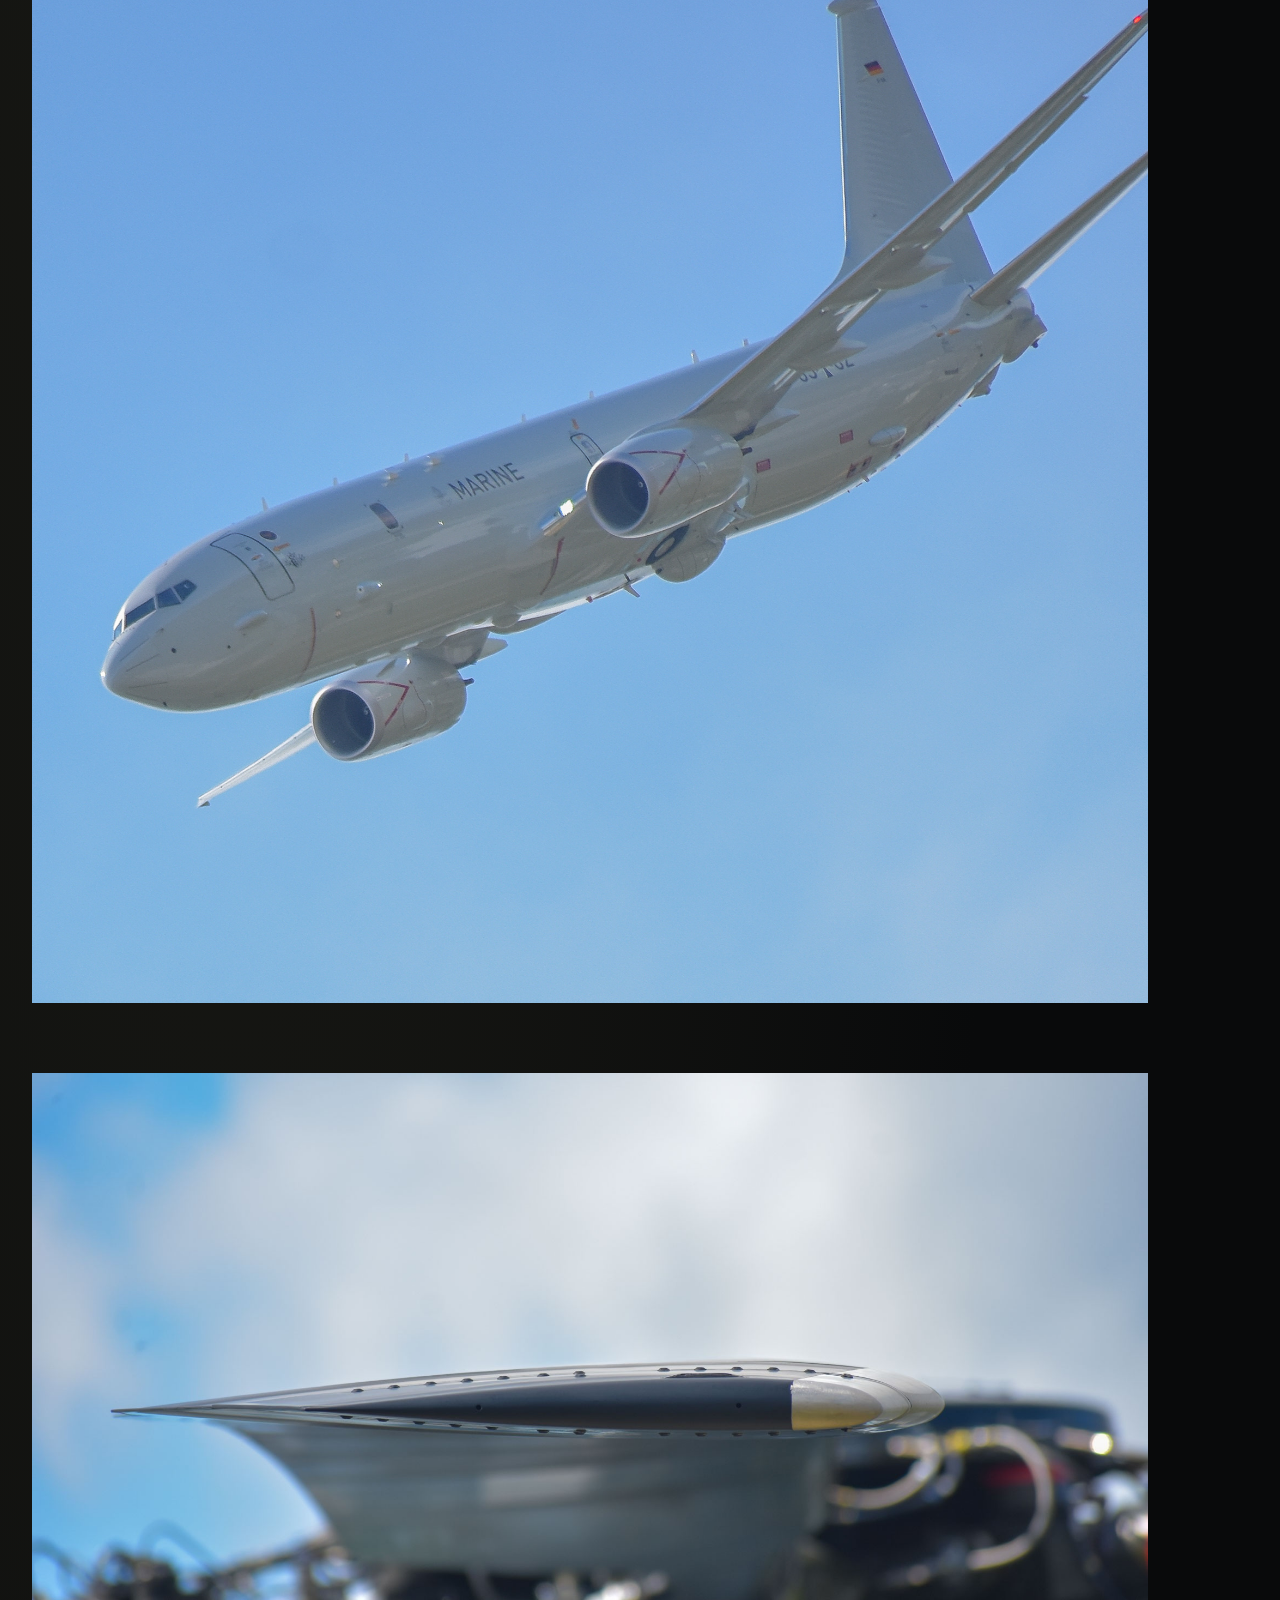
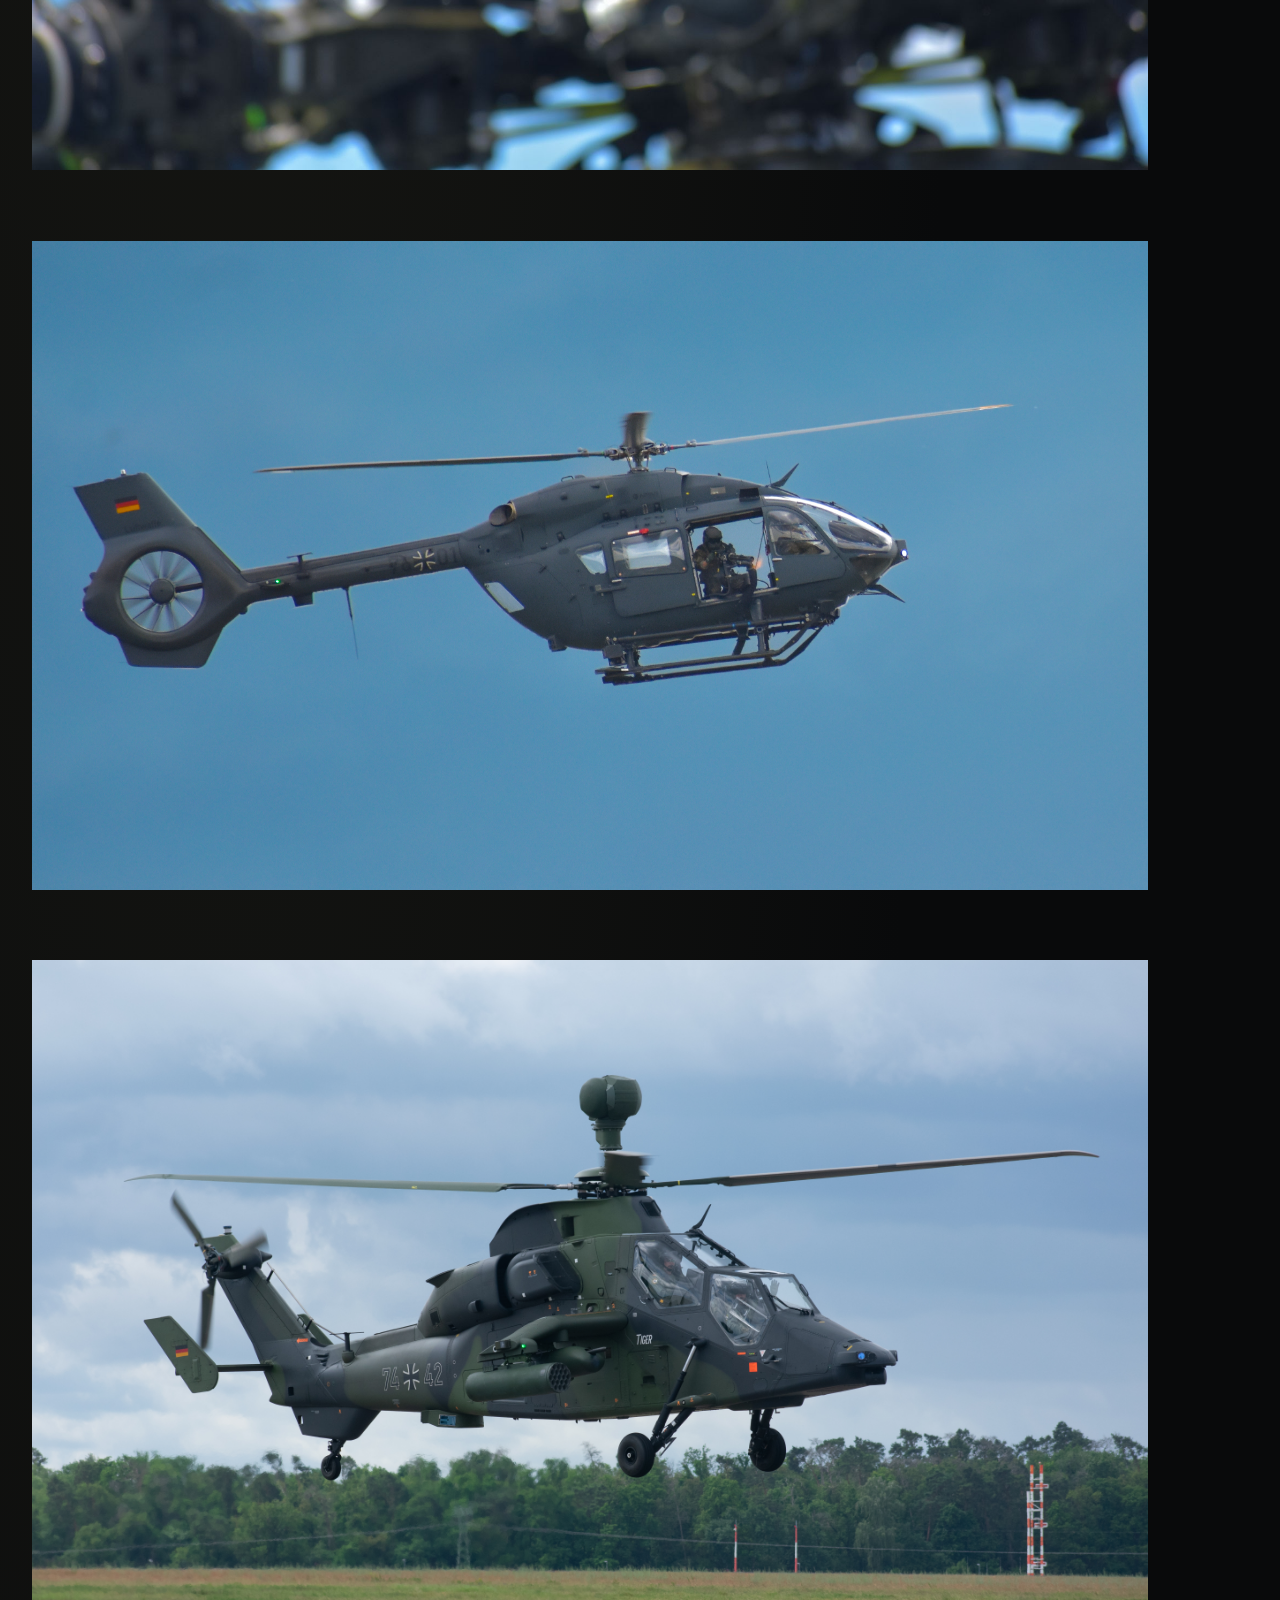
<file: military-aviation.html>
<!DOCTYPE html>
<html lang="en">
<head>
  <meta charset="UTF-8">
  <meta name="viewport" content="width=device-width, initial-scale=1.0">
  <meta name="description" content="Military aviation photographs by Rohan for Chasing Mach.">
  <title>Military Aviation | Chasing Mach</title>
  <link rel="preconnect" href="https://fonts.googleapis.com">
  <link rel="preconnect" href="https://fonts.gstatic.com" crossorigin>
  <link href="https://fonts.googleapis.com/css2?family=DM+Sans:wght@400;500;600;700&family=Manrope:wght@400;500;600;700;800&display=swap" rel="stylesheet">
  <link rel="stylesheet" href="style.css">
  <script src="script.js" defer></script>
</head>
<body class="military-page" id="top">
  <header class="military-header">
    <nav class="military-nav container" aria-label="Main navigation">
      <a class="brand" href="index.html" aria-label="Chasing Mach home">
        <img class="brand-logo" src="images/chasing-mach-logo.png" alt="Chasing Mach with a Sukhoi Su-30 outline">
      </a>
      <a class="military-back" href="index.html#gallery">← BACK TO GALLERY</a>
    </nav>
  </header>

  <main class="military-main">
    <div class="military-heading container">
      <p class="eyebrow"><span></span> CHASING MACH PORTFOLIO</p>
      <h1>MILITARY <em>AVIATION</em></h1>
    </div>

    <!-- Photos are grouped by aircraft so similar aircraft appear together. -->
    <div class="military-layout">
      <div class="military-stories">
        <article class="military-story" id="military-photo-1" data-military-photo>
          <div class="military-image-frame">
            <img src="images/Military%20Aviation/DSC_0668.jpg" alt="Sukhoi Su-30MKI photographed in flight" fetchpriority="high">
          </div>
        </article>
        <article class="military-story" id="military-photo-2" data-military-photo>
          <div class="military-image-frame">
            <img src="images/Military%20Aviation/DSC_0762.jpg" alt="Sukhoi Su-30MKI photographed against the sky" loading="lazy">
          </div>
        </article>
        <article class="military-story" id="military-photo-3" data-military-photo>
          <div class="military-image-frame">
            <img src="images/Military%20Aviation/DSC_0785.jpg" alt="Sukhoi Su-30MKI in flight" loading="lazy">
          </div>
        </article>
        <article class="military-story" id="military-photo-4" data-military-photo>
          <div class="military-image-frame">
            <img src="images/Military%20Aviation/DSC_0372.jpg" alt="Surya Kiran BAE Hawk aircraft performing an aerobatic display" loading="lazy">
          </div>
        </article>
        <article class="military-story" id="military-photo-5" data-military-photo>
          <div class="military-image-frame">
            <img src="images/Military%20Aviation/DSC_0300.jpg" alt="Surya Kiran BAE Hawk near a military transport aircraft" loading="lazy">
          </div>
        </article>
        <article class="military-story" id="military-photo-6" data-military-photo>
          <div class="military-image-frame">
            <img src="images/Military%20Aviation/DSC_0395.jpg" alt="Surya Kiran BAE Hawk photographed during a display" loading="lazy">
          </div>
        </article>
        <article class="military-story" id="military-photo-7" data-military-photo>
          <div class="military-image-frame">
            <img src="images/Military%20Aviation/DSC_1226.jpg" alt="F-16 fighter aircraft on display" loading="lazy">
          </div>
        </article>
        <article class="military-story" id="military-photo-8" data-military-photo>
          <div class="military-image-frame">
            <img src="images/Military%20Aviation/DSC_1058.jpg" alt="Pilot standing in front of an F-16 fighter aircraft" loading="lazy">
          </div>
        </article>
        <article class="military-story" id="military-photo-9" data-military-photo>
          <div class="military-image-frame">
            <img src="images/Military%20Aviation/DSC_1557.jpg" alt="Eurofighter Typhoon photographed on the ground" loading="lazy">
          </div>
        </article>
        <article class="military-story" id="military-photo-10" data-military-photo>
          <div class="military-image-frame">
            <img src="images/Military%20Aviation/military-aviation.jpg" alt="Eurofighter Typhoon 14-44 in flight" loading="lazy">
          </div>
        </article>
        <article class="military-story" id="military-photo-11" data-military-photo>
          <div class="military-image-frame">
            <img src="images/Military%20Aviation/DSC_1758%20(2).jpg" alt="Eurofighter Typhoon photographed from below" loading="lazy">
          </div>
        </article>
        <article class="military-story" id="military-photo-12" data-military-photo>
          <div class="military-image-frame">
            <img src="images/Military%20Aviation/DSC_0168.jpg" alt="Indian Air Force transport aircraft in flight" loading="lazy">
          </div>
        </article>
        <article class="military-story" id="military-photo-13" data-military-photo>
          <div class="military-image-frame">
            <img src="images/Military%20Aviation/DSC_0175.jpg" alt="Indian military trainer aircraft in flight" loading="lazy">
          </div>
        </article>
        <article class="military-story" id="military-photo-14" data-military-photo>
          <div class="military-image-frame">
            <img src="images/Military%20Aviation/Shared%20from%20Lightroom%20mobile(1).jpg" alt="German Air Force A400M seen from behind" loading="lazy">
          </div>
        </article>
        <article class="military-story" id="military-photo-15" data-military-photo>
          <div class="military-image-frame">
            <img src="images/Military%20Aviation/Shared%20from%20Lightroom%20mobile(4).jpg" alt="German Air Force A400M taxiing" loading="lazy">
          </div>
        </article>
        <article class="military-story" id="military-photo-16" data-military-photo>
          <div class="military-image-frame">
            <img src="images/Military%20Aviation/Shared%20from%20Lightroom%20mobile(6).jpg" alt="German Navy maritime patrol aircraft" loading="lazy">
          </div>
        </article>
        <article class="military-story" id="military-photo-17" data-military-photo>
          <div class="military-image-frame">
            <img src="images/Military%20Aviation/Shared%20from%20Lightroom%20mobile(3).jpg" alt="Close-up detail of a military aircraft" loading="lazy">
          </div>
        </article>
        <article class="military-story" id="military-photo-18" data-military-photo>
          <div class="military-image-frame">
            <img src="images/Military%20Aviation/DSC_0674.jpg" alt="Military helicopter photographed in flight" loading="lazy">
          </div>
        </article>
        <article class="military-story" id="military-photo-19" data-military-photo>
          <div class="military-image-frame">
            <img src="images/Military%20Aviation/DSC_0821.jpg" alt="Tiger attack helicopter photographed in flight" loading="lazy">
          </div>
        </article>
        <article class="military-story" id="military-photo-20" data-military-photo>
          <div class="military-image-frame">
            <img src="images/Military%20Aviation/DSC_0746.jpg" alt="Indian Coast Guard helicopter in flight" loading="lazy">
          </div>
        </article>
        <article class="military-story" id="military-photo-21" data-military-photo>
          <div class="military-image-frame">
            <img src="images/Military%20Aviation/DSC_1191.jpg" alt="German military helicopter flying across the sky" loading="lazy">
          </div>
        </article>
        <article class="military-story" id="military-photo-22" data-military-photo>
          <div class="military-image-frame">
            <img src="images/Military%20Aviation/Shared%20from%20Lightroom%20mobile.jpg" alt="German CH-53 helicopter photographed from below" loading="lazy">
          </div>
        </article>
        <article class="military-story" id="military-photo-23" data-military-photo>
          <div class="military-image-frame">
            <img src="images/Military%20Aviation/Shared%20from%20Lightroom%20mobile(2).jpg" alt="German CH-53 helicopter in flight" loading="lazy">
          </div>
        </article>
        <article class="military-story" id="military-photo-24" data-military-photo>
          <div class="military-image-frame">
            <img src="images/Military%20Aviation/Shared%20from%20Lightroom%20mobile(5).jpg" alt="German CH-53 helicopter seen head-on" loading="lazy">
          </div>
        </article>
        <article class="military-story" id="military-photo-25" data-military-photo>
          <div class="military-image-frame">
            <img src="images/Military%20Aviation/DSC_1046-Enhanced-NR.jpg" alt="Pilot wearing a flight suit and aviation badges" loading="lazy">
          </div>
        </article>
      </div>

      <!-- These small images link to the large photos and mark the current one. -->
      <nav class="military-thumbnails" aria-label="Military aviation photographs">
        <a class="military-thumbnail is-active" href="#military-photo-1" aria-label="View military aviation photo 1" aria-current="true"><img src="images/Military%20Aviation/DSC_0668.jpg" alt="" loading="lazy"></a>
        <a class="military-thumbnail" href="#military-photo-2" aria-label="View military aviation photo 2"><img src="images/Military%20Aviation/DSC_0762.jpg" alt="" loading="lazy"></a>
        <a class="military-thumbnail" href="#military-photo-3" aria-label="View military aviation photo 3"><img src="images/Military%20Aviation/DSC_0785.jpg" alt="" loading="lazy"></a>
        <a class="military-thumbnail" href="#military-photo-4" aria-label="View military aviation photo 4"><img src="images/Military%20Aviation/DSC_0372.jpg" alt="" loading="lazy"></a>
        <a class="military-thumbnail" href="#military-photo-5" aria-label="View military aviation photo 5"><img src="images/Military%20Aviation/DSC_0300.jpg" alt="" loading="lazy"></a>
        <a class="military-thumbnail" href="#military-photo-6" aria-label="View military aviation photo 6"><img src="images/Military%20Aviation/DSC_0395.jpg" alt="" loading="lazy"></a>
        <a class="military-thumbnail" href="#military-photo-7" aria-label="View military aviation photo 7"><img src="images/Military%20Aviation/DSC_1226.jpg" alt="" loading="lazy"></a>
        <a class="military-thumbnail" href="#military-photo-8" aria-label="View military aviation photo 8"><img src="images/Military%20Aviation/DSC_1058.jpg" alt="" loading="lazy"></a>
        <a class="military-thumbnail" href="#military-photo-9" aria-label="View military aviation photo 9"><img src="images/Military%20Aviation/DSC_1557.jpg" alt="" loading="lazy"></a>
        <a class="military-thumbnail" href="#military-photo-10" aria-label="View military aviation photo 10"><img src="images/Military%20Aviation/military-aviation.jpg" alt="" loading="lazy"></a>
        <a class="military-thumbnail" href="#military-photo-11" aria-label="View military aviation photo 11"><img src="images/Military%20Aviation/DSC_1758%20(2).jpg" alt="" loading="lazy"></a>
        <a class="military-thumbnail" href="#military-photo-12" aria-label="View military aviation photo 12"><img src="images/Military%20Aviation/DSC_0168.jpg" alt="" loading="lazy"></a>
        <a class="military-thumbnail" href="#military-photo-13" aria-label="View military aviation photo 13"><img src="images/Military%20Aviation/DSC_0175.jpg" alt="" loading="lazy"></a>
        <a class="military-thumbnail" href="#military-photo-14" aria-label="View military aviation photo 14"><img src="images/Military%20Aviation/Shared%20from%20Lightroom%20mobile(1).jpg" alt="" loading="lazy"></a>
        <a class="military-thumbnail" href="#military-photo-15" aria-label="View military aviation photo 15"><img src="images/Military%20Aviation/Shared%20from%20Lightroom%20mobile(4).jpg" alt="" loading="lazy"></a>
        <a class="military-thumbnail" href="#military-photo-16" aria-label="View military aviation photo 16"><img src="images/Military%20Aviation/Shared%20from%20Lightroom%20mobile(6).jpg" alt="" loading="lazy"></a>
        <a class="military-thumbnail" href="#military-photo-17" aria-label="View military aviation photo 17"><img src="images/Military%20Aviation/Shared%20from%20Lightroom%20mobile(3).jpg" alt="" loading="lazy"></a>
        <a class="military-thumbnail" href="#military-photo-18" aria-label="View military aviation photo 18"><img src="images/Military%20Aviation/DSC_0674.jpg" alt="" loading="lazy"></a>
        <a class="military-thumbnail" href="#military-photo-19" aria-label="View military aviation photo 19"><img src="images/Military%20Aviation/DSC_0821.jpg" alt="" loading="lazy"></a>
        <a class="military-thumbnail" href="#military-photo-20" aria-label="View military aviation photo 20"><img src="images/Military%20Aviation/DSC_0746.jpg" alt="" loading="lazy"></a>
        <a class="military-thumbnail" href="#military-photo-21" aria-label="View military aviation photo 21"><img src="images/Military%20Aviation/DSC_1191.jpg" alt="" loading="lazy"></a>
        <a class="military-thumbnail" href="#military-photo-22" aria-label="View military aviation photo 22"><img src="images/Military%20Aviation/Shared%20from%20Lightroom%20mobile.jpg" alt="" loading="lazy"></a>
        <a class="military-thumbnail" href="#military-photo-23" aria-label="View military aviation photo 23"><img src="images/Military%20Aviation/Shared%20from%20Lightroom%20mobile(2).jpg" alt="" loading="lazy"></a>
        <a class="military-thumbnail" href="#military-photo-24" aria-label="View military aviation photo 24"><img src="images/Military%20Aviation/Shared%20from%20Lightroom%20mobile(5).jpg" alt="" loading="lazy"></a>
        <a class="military-thumbnail" href="#military-photo-25" aria-label="View military aviation photo 25"><img src="images/Military%20Aviation/DSC_1046-Enhanced-NR.jpg" alt="" loading="lazy"></a>
      </nav>
    </div>
  </main>

  <footer class="military-footer">
    <a class="text-link" href="index.html#gallery">BACK TO ALL GALLERIES <span aria-hidden="true">↗</span></a>
    <p>© <span id="year">2026</span> CHASING MACH</p>
  </footer>
</body>
</html>
</file>
<file: style.css>
/* Chasing Mach — global styles and responsive layout */
:root { --black:#090a0b; --charcoal:#111315; --panel:#17191b; --white:#f4f3f0; --muted:#a3a4a4; --red:#d52c32; --line:rgba(255,255,255,.13); --sans:'DM Sans',Arial,sans-serif; --display:'Manrope','DM Sans',sans-serif; }
* { box-sizing:border-box; }
html { scroll-behavior:smooth; scroll-padding-top:88px; }
body { margin:0; color:var(--white); background:var(--black); font-family:var(--sans); font-size:15px; line-height:1.65; }
a { color:inherit; text-decoration:none; }
img { display:block; max-width:100%; }
.container { width:min(1160px, calc(100% - 64px)); margin-inline:auto; }
.site-header { position:fixed; z-index:10; inset:0 0 auto; border-bottom:1px solid rgba(255,255,255,.14); background:rgba(9,10,11,.62); backdrop-filter:blur(12px); -webkit-backdrop-filter:blur(12px); }
.nav { position:relative; min-height:82px; display:flex; align-items:center; justify-content:space-between; gap:28px; }
.brand { display:inline-flex; align-items:center; flex:none; white-space:nowrap; }
.brand-logo { display:block; width:230px; height:auto; }
.nav-links { display:flex; align-items:center; gap:35px; }
.nav-actions { display:flex; align-items:center; gap:35px; }
/* Center links and the contact action together so every gap stays consistent. */
@media (min-width:1200px) { .nav-actions { position:absolute; top:50%; left:50%; transform:translate(calc(-50% + 165px),-50%); } }
.nav-links a,.nav-cta { font-size:11px; font-weight:600; letter-spacing:.11em; text-transform:uppercase; transition:color .2s ease; }
.nav-links a { color:#d0d0ce; }
.nav-links a:hover,.nav-cta:hover { color:var(--red); }
.nav-cta { color:var(--white); }.nav-cta span { color:var(--red); margin-left:8px; font-size:16px; }
.menu-toggle { display:none; }
.hero { min-height:720px; height:min(850px,100svh); position:relative; display:flex; align-items:center; overflow:hidden; background:#171a1d; }
.hero-image,.hero-shade { position:absolute; inset:0; }
.hero-backdrop { background-image:url('images/Home-BG/DSC_0090-Enhanced-NR.jpg'); background-size:cover; background-position:center 56%; filter:blur(12px) brightness(.55); transform:scale(1.04); }
.hero-photo { background-image:url('images/Home-BG/DSC_0090-Enhanced-NR.jpg'); background-size:contain; background-repeat:no-repeat; background-position:right center; }
.hero-shade { background:linear-gradient(90deg,rgba(7,8,10,.92) 0%,rgba(7,8,10,.76) 30%,rgba(7,8,10,.24) 62%,rgba(7,8,10,.08) 100%),linear-gradient(0deg,rgba(7,8,10,.38),transparent 40%); }
.hero-content { position:relative; z-index:1; padding-top:65px; }
.eyebrow { margin:0 0 20px; display:flex; align-items:center; gap:10px; color:#c7c7c5; font-size:10px; font-weight:700; letter-spacing:.17em; }
.eyebrow > span { display:inline-block; width:22px; height:2px; background:var(--red); }
h1,h2 { margin:0; font-family:var(--display); font-weight:600; letter-spacing:-.065em; line-height:.99; }
h1 { max-width:680px; font-size:clamp(64px,9vw,112px); }
h1 em,h2 em { color:var(--red); font-style:normal; }
h1 em.white-highlight,h2 em.white-highlight { color:var(--white); }
.hero-copy { max-width:420px; margin:27px 0 30px; color:#d0d0ce; font-size:16px; }
.button { min-height:52px; display:inline-flex; align-items:center; justify-content:center; gap:34px; padding:0 21px; font-size:10px; font-weight:700; letter-spacing:.13em; transition:background .2s,border-color .2s,transform .2s; }
.button:hover { transform:translateY(-2px); }.button span { font-size:17px; }
.button-red { background:var(--red); border:1px solid var(--red); }.button-red:hover { background:#ae2026; border-color:#ae2026; }
.scroll-cue { position:absolute; left:max(32px,calc((100vw - 1160px)/2)); bottom:45px; display:flex; align-items:center; gap:12px; font-size:9px; letter-spacing:.15em; }
.scroll-cue span { width:1px; height:30px; background:var(--red); }
.section { padding-top:112px; padding-bottom:112px; }
.section-heading { display:flex; align-items:end; justify-content:space-between; gap:30px; margin-bottom:42px; }
.section-heading .eyebrow { margin-bottom:17px; }
h2 { font-size:clamp(46px,6vw,72px); }
.section-intro { margin:0 0 5px; color:var(--muted); font-size:13px; }
.photo-grid { display:grid; grid-template-columns:repeat(2,minmax(0,1fr)); grid-auto-rows:clamp(250px,33vw,420px); gap:16px; }
.category-card-link { display:block; height:100%; color:inherit; }
.photo-card { position:relative; min-width:0; margin:0; overflow:hidden; background:var(--panel); }
.category-card { height:100%; }
.photo-card img { width:100%; height:auto; object-fit:unset; transition:filter .4s; }
.category-card > img { position:absolute; z-index:1; inset:0; width:100%; height:100%; object-fit:contain; }
.civil-card > img { object-fit:cover; object-position:center; }
.photo-card:hover img { filter:brightness(.8); }
.photo-card::after { position:absolute; inset:45% 0 0; content:""; background:linear-gradient(transparent,rgba(0,0,0,.72)); pointer-events:none; }
.photo-card figcaption { position:absolute; z-index:1; right:17px; bottom:15px; left:17px; display:flex; justify-content:space-between; gap:10px; font-size:9px; font-weight:600; letter-spacing:.11em; }
.photo-card figcaption span:last-child { color:#d0d0ce; }
.category-card figcaption { color:#fff; font-size:11px; text-shadow:0 1px 5px rgba(0,0,0,.8); }
.category-card figcaption span:last-child { color:#fff; }
.gallery-footnote { margin:26px 0 0; color:var(--muted); font-size:9px; letter-spacing:.14em; }.gallery-footnote span { color:var(--red); margin-left:8px; }
.about { background:var(--charcoal); }
.about-inner { display:grid; grid-template-columns:minmax(0,.85fr) minmax(0,1.45fr) minmax(0,.85fr); align-items:center; gap:34px; }
.about-photo { min-width:0; margin:0; transform:translateY(-15px); }
.about-photo img { width:100%; aspect-ratio:.72; object-fit:cover; background:var(--panel); }
.about-photo-portrait img { object-position:center 25%; }
.about-photo-flight img { object-position:center 44%; }
.about-copy .eyebrow { margin-bottom:20px; }.about-copy h2 { margin-bottom:27px; }
.about-copy > p:not(.eyebrow) { max-width:475px; color:#b9b9b7; font-size:14px; }
.text-link { display:inline-flex; align-items:center; gap:18px; margin-top:17px; padding-bottom:8px; border-bottom:1px solid var(--red); font-size:10px; font-weight:700; letter-spacing:.13em; }.text-link span { color:var(--red); font-size:16px; }
.contact { text-align:center; padding-block:112px 120px; }
.contact .eyebrow { justify-content:center; }.contact h2 { font-size:clamp(58px,8vw,90px); }
.contact > p:not(.eyebrow) { max-width:410px; margin:22px auto 27px; color:var(--muted); font-size:14px; }
.button-outline { border:1px solid rgba(255,255,255,.45); }.button-outline span { color:var(--red); }.button-outline:hover { border-color:var(--red); background:rgba(213,44,50,.08); }
.contact .email-link { gap:14px; margin-top:8px; font-size:14px; letter-spacing:.02em; text-transform:none; }
.email-link svg { width:18px; height:18px; flex:none; fill:none; stroke:var(--red); stroke-width:1.8; }
.email-link span { color:var(--white); font-size:14px; }
.footer { background:#060708; border-top:1px solid var(--line); }
.footer-inner { min-height:92px; display:flex; align-items:center; justify-content:space-between; gap:25px; }
.footer-inner > p { margin:0; color:#8d8e8e; font-size:9px; letter-spacing:.11em; }
:focus-visible { outline:2px solid var(--red); outline-offset:4px; }
@media (max-width:900px) {
  .about-inner { grid-template-columns:1fr; gap:30px; }
  .about-photo { width:min(100%,340px); margin-inline:auto; transform:none; }
  .about-photo img { aspect-ratio:4 / 5; }
  .about-copy { grid-row:2; }
}
@media (max-width:760px) {
  .container { width:min(100% - 40px,600px); }
  .nav { min-height:72px; }.nav-cta { display:none; }.nav-actions { display:contents; }
  .menu-toggle { display:flex; width:40px; height:40px; flex-direction:column; justify-content:center; gap:6px; margin-left:auto; border:1px solid var(--line); background:transparent; cursor:pointer; }
  .menu-toggle span { width:17px; height:1px; margin-inline:auto; background:var(--white); transition:transform .2s; }
  .menu-toggle[aria-expanded="true"] span:first-child { transform:translateY(3.5px) rotate(45deg); }.menu-toggle[aria-expanded="true"] span:last-child { transform:translateY(-3.5px) rotate(-45deg); }
  .nav-links { position:absolute; top:71px; right:0; left:0; display:none; flex-direction:column; align-items:stretch; gap:0; padding:8px 20px 18px; background:#0b0c0d; border-bottom:1px solid var(--line); }
  .nav-links.is-open { display:flex; }.nav-links a { padding:12px 0; border-bottom:1px solid rgba(255,255,255,.08); }
  .hero { min-height:690px; height:90svh; }.hero-photo { background-position:center center; }.hero-shade { background:linear-gradient(90deg,rgba(7,8,10,.88),rgba(7,8,10,.42)),linear-gradient(0deg,rgba(7,8,10,.52),transparent 48%); }
  .hero-content { padding-top:48px; }.hero-copy { max-width:360px; font-size:15px; }.scroll-cue { left:20px; bottom:27px; }
  .section { padding-block:78px; }.section-heading { align-items:start; flex-direction:column; gap:14px; margin-bottom:28px; }
  .photo-grid { grid-template-columns:1fr; grid-auto-rows:clamp(250px,70vw,420px); gap:12px; }
  .about-copy h2 { font-size:58px; }.contact { padding-block:82px 90px; }
  .footer-inner { min-height:0; padding-block:25px; flex-wrap:wrap; }.footer-inner > p { order:3; width:100%; }
}
@media (max-width:430px) {
  .container { width:calc(100% - 36px); }.brand-logo { width:175px; }.hero { min-height:650px; }
  .photo-grid { grid-auto-rows:min(70vw,350px); gap:10px; }.photo-card figcaption { right:10px; bottom:10px; left:10px; font-size:9px; }
  .about-photo img { aspect-ratio:4 / 5; }
}

/* Military portfolio page: large photos on the left, linked thumbnails on the right. */
.military-page { min-height:100vh; background:radial-gradient(ellipse at 18% 35%,#202019 0%,var(--black) 58%); }
.military-header { position:relative; z-index:2; border-bottom:1px solid var(--line); background:rgba(9,10,11,.88); }
.military-nav { min-height:76px; display:flex; align-items:center; justify-content:space-between; gap:20px; }
.military-back { color:#c9c9c7; font-size:10px; font-weight:600; letter-spacing:.12em; }
.military-back:hover { color:var(--red); }
.military-main { padding:54px 0 30px; }
.military-heading { margin-bottom:30px; }
.military-heading .eyebrow { margin-bottom:14px; }
.military-heading h1 { font-size:clamp(34px,5vw,58px); letter-spacing:-.045em; }
.military-heading h1 em { color:var(--red); font-style:normal; }
.military-layout { position:relative; padding-right:100px; }
.military-stories { width:min(100%,1240px); margin-inline:auto; }
.military-story { min-height:calc(100svh - 180px); padding:0 32px 70px; display:flex; flex-direction:column; justify-content:center; }
.military-image-frame { width:100%; height:auto; min-height:0; overflow:visible; background:transparent; }
/* Let every original photo keep its own shape; never crop the gallery images. */
.military-image-frame img { width:100%; height:auto; object-fit:unset; }
.military-thumbnails { position:fixed; z-index:3; top:50%; right:max(22px,calc((100vw - 1500px)/2)); transform:translateY(-50%); display:flex; flex-direction:column; gap:9px; max-height:76vh; overflow-y:auto; padding:5px; scrollbar-width:thin; scrollbar-color:#555 transparent; }
.military-thumbnail { width:54px; height:42px; flex:none; overflow:hidden; border:1px solid transparent; background:var(--panel); opacity:.56; transition:opacity .2s,border-color .2s,transform .2s; }
.military-thumbnail img { width:100%; height:100%; object-fit:contain; }
.military-thumbnail:hover { opacity:.9; transform:translateX(-3px); }
.military-thumbnail.is-active { border-color:var(--red); opacity:1; }
.military-footer { min-height:76px; padding:18px 32px; display:flex; align-items:center; justify-content:space-between; gap:20px; border-top:1px solid var(--line); background:#060708; }
.military-footer .text-link { margin:0; }
.military-footer > p { margin:0; color:#8d8e8e; font-size:9px; letter-spacing:.11em; }
@media (max-width:760px) {
  .military-main { padding-top:36px; }
  .military-layout { padding:0 18px 78px; }
  .military-story { min-height:0; padding:0 0 42px; }
  .military-image-frame { height:auto; min-height:0; }
  .military-thumbnails { top:auto; right:0; bottom:0; left:0; transform:none; flex-direction:row; max-height:none; height:66px; overflow-x:auto; overflow-y:hidden; padding:10px 18px; background:rgba(9,10,11,.94); border-top:1px solid var(--line); }
  .military-thumbnail { width:60px; height:44px; }
  .military-footer { padding-inline:20px; }
}
@media (max-width:430px) {
  .military-nav { min-height:68px; }
  .military-back { font-size:8px; }
  .military-image-frame { height:auto; }
  .military-footer { align-items:flex-start; flex-direction:column; }
}
@media (prefers-reduced-motion:reduce) { html { scroll-behavior:auto; } *,*::before,*::after { transition-duration:.01ms !important; animation-duration:.01ms !important; } }
</file>
